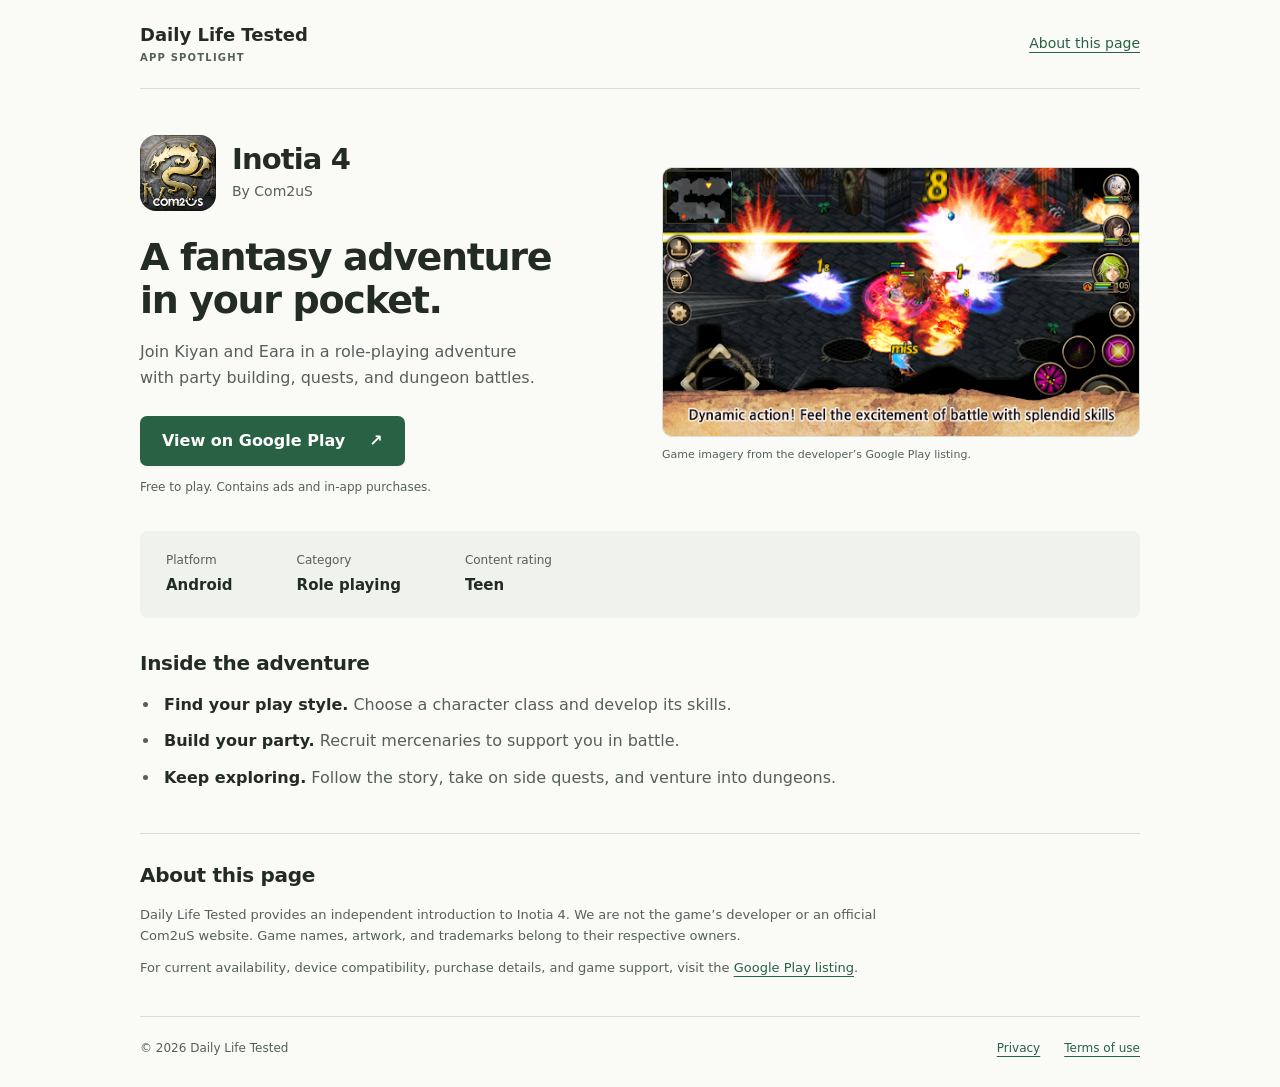
<file: app/index.html>
<!doctype html>
<html lang="en">
<head>
  <meta charset="utf-8">
  <meta name="viewport" content="width=device-width, initial-scale=1">
  <title>Inotia 4 for Android | Daily Life Tested</title>
  <meta name="description" content="Discover Inotia 4, a fantasy role-playing game by Com2uS. Explore its gameplay and visit Google Play for download details.">
  <meta name="referrer" content="strict-origin-when-cross-origin">
  <link rel="stylesheet" href="styles.css">
</head>
<body>
  <a class="skip" href="#main">Skip to content</a>
  <header class="site-header wrap">
    <a class="brand" href="index.html" aria-label="Daily Life Tested home">Daily Life Tested<span>APP SPOTLIGHT</span></a>
    <a class="about-link" href="#about">About this page</a>
  </header>
  <main id="main" class="wrap">
    <section class="hero" aria-labelledby="game-title">
      <div class="intro">
        <div class="game-identity">
          <img src="assets/icon.png" alt="Inotia 4 app icon" width="76" height="76" fetchpriority="high">
          <div><h1 id="game-title">Inotia 4</h1><p>By Com2uS</p></div>
        </div>
        <h2>A fantasy adventure<br>in your pocket.</h2>
        <p class="hero-description">Join Kiyan and Eara in a role-playing adventure with party building, quests, and dungeon battles.</p>
        <a class="button" href="https://play.google.com/store/apps/details?id=com.com2us.inotia4.normal.freefull.google.global.android.common">View on Google Play <span aria-hidden="true">↗</span></a>
        <p class="pricing">Free to play. Contains ads and in-app purchases.</p>
      </div>
      <figure class="game-image">
        <img src="assets/gameplay-1.png" alt="Inotia 4 game preview from its Google Play listing" width="526" height="296" fetchpriority="high">
        <figcaption>Game imagery from the developer’s Google Play listing.</figcaption>
      </figure>
    </section>
    <dl class="facts" aria-label="Game information">
      <div><dt>Platform</dt><dd>Android</dd></div>
      <div><dt>Category</dt><dd>Role playing</dd></div>
      <div><dt>Content rating</dt><dd>Teen</dd></div>
    </dl>
    <section class="gameplay" aria-labelledby="gameplay-title">
      <h2 id="gameplay-title">Inside the adventure</h2>
      <ul>
        <li><strong>Find your play style.</strong> Choose a character class and develop its skills.</li>
        <li><strong>Build your party.</strong> Recruit mercenaries to support you in battle.</li>
        <li><strong>Keep exploring.</strong> Follow the story, take on side quests, and venture into dungeons.</li>
      </ul>
    </section>
    <section class="about" id="about" aria-labelledby="about-title">
      <h2 id="about-title">About this page</h2>
      <p>Daily Life Tested provides an independent introduction to Inotia 4. We are not the game’s developer or an official Com2uS website. Game names, artwork, and trademarks belong to their respective owners.</p>
      <p>For current availability, device compatibility, purchase details, and game support, visit the <a href="https://play.google.com/store/apps/details?id=com.com2us.inotia4.normal.freefull.google.global.android.common">Google Play listing</a>.</p>
    </section>
  </main>
  <footer class="wrap site-footer">
    <p>© 2026 Daily Life Tested</p>
    <nav aria-label="Site information"><a href="privacy.html">Privacy</a><a href="terms.html">Terms of use</a></nav>
  </footer>
</body>
</html>
</file>
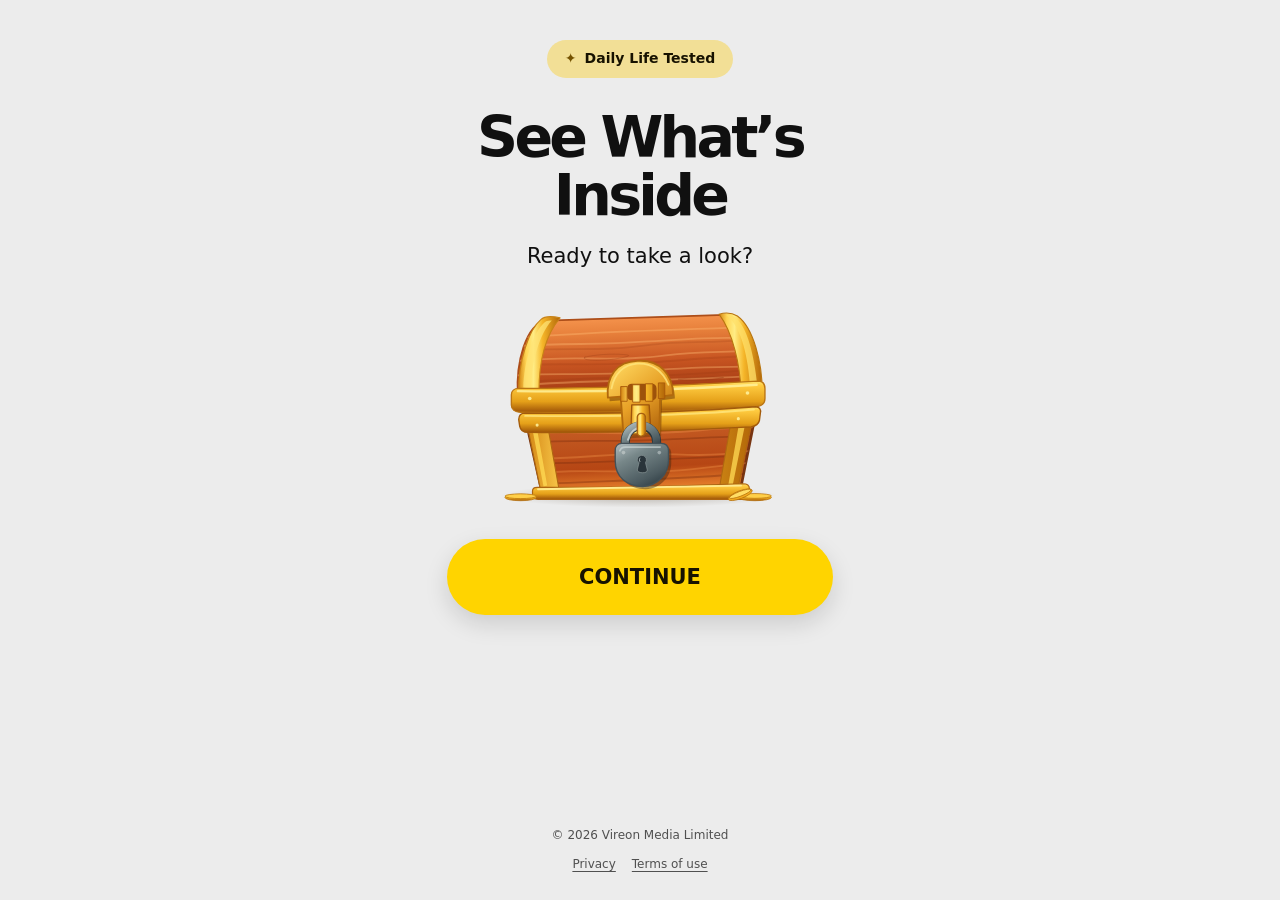
<file: box1/index.html>
<!doctype html>
<html lang="en">
<head>
  <meta charset="utf-8">
  <meta name="viewport" content="width=device-width, initial-scale=1">
  <title>Daily Life Tested</title>
  <meta name="description" content="Explore Daily Life Tested.">
  <meta name="referrer" content="strict-origin-when-cross-origin">
  <link rel="icon" href="assets/chest.svg" type="image/svg+xml">
  <link rel="stylesheet" href="styles.css">
</head>
<body class="landing">
  <main class="landing-main">
    <p class="eyebrow"><span aria-hidden="true">✦</span> Daily Life Tested</p>
    <h1>See What’s<br>Inside</h1>
    <p class="tagline">Ready to take a look?</p>

    <img class="treasure" src="assets/chest.svg" alt="" width="320" height="240">

    <a class="primary" href="https://play.google.com/store/apps/details?id=com.com2us.inotia4.normal.freefull.google.global.android.common">Continue</a>
  </main>

  <footer class="landing-footer">
    <p>© 2026 Vireon Media Limited</p>
    <nav aria-label="Site information">
      <a href="privacy.html">Privacy</a>
      <a href="terms.html">Terms of use</a>
    </nav>
  </footer>
</body>
</html>
</file>
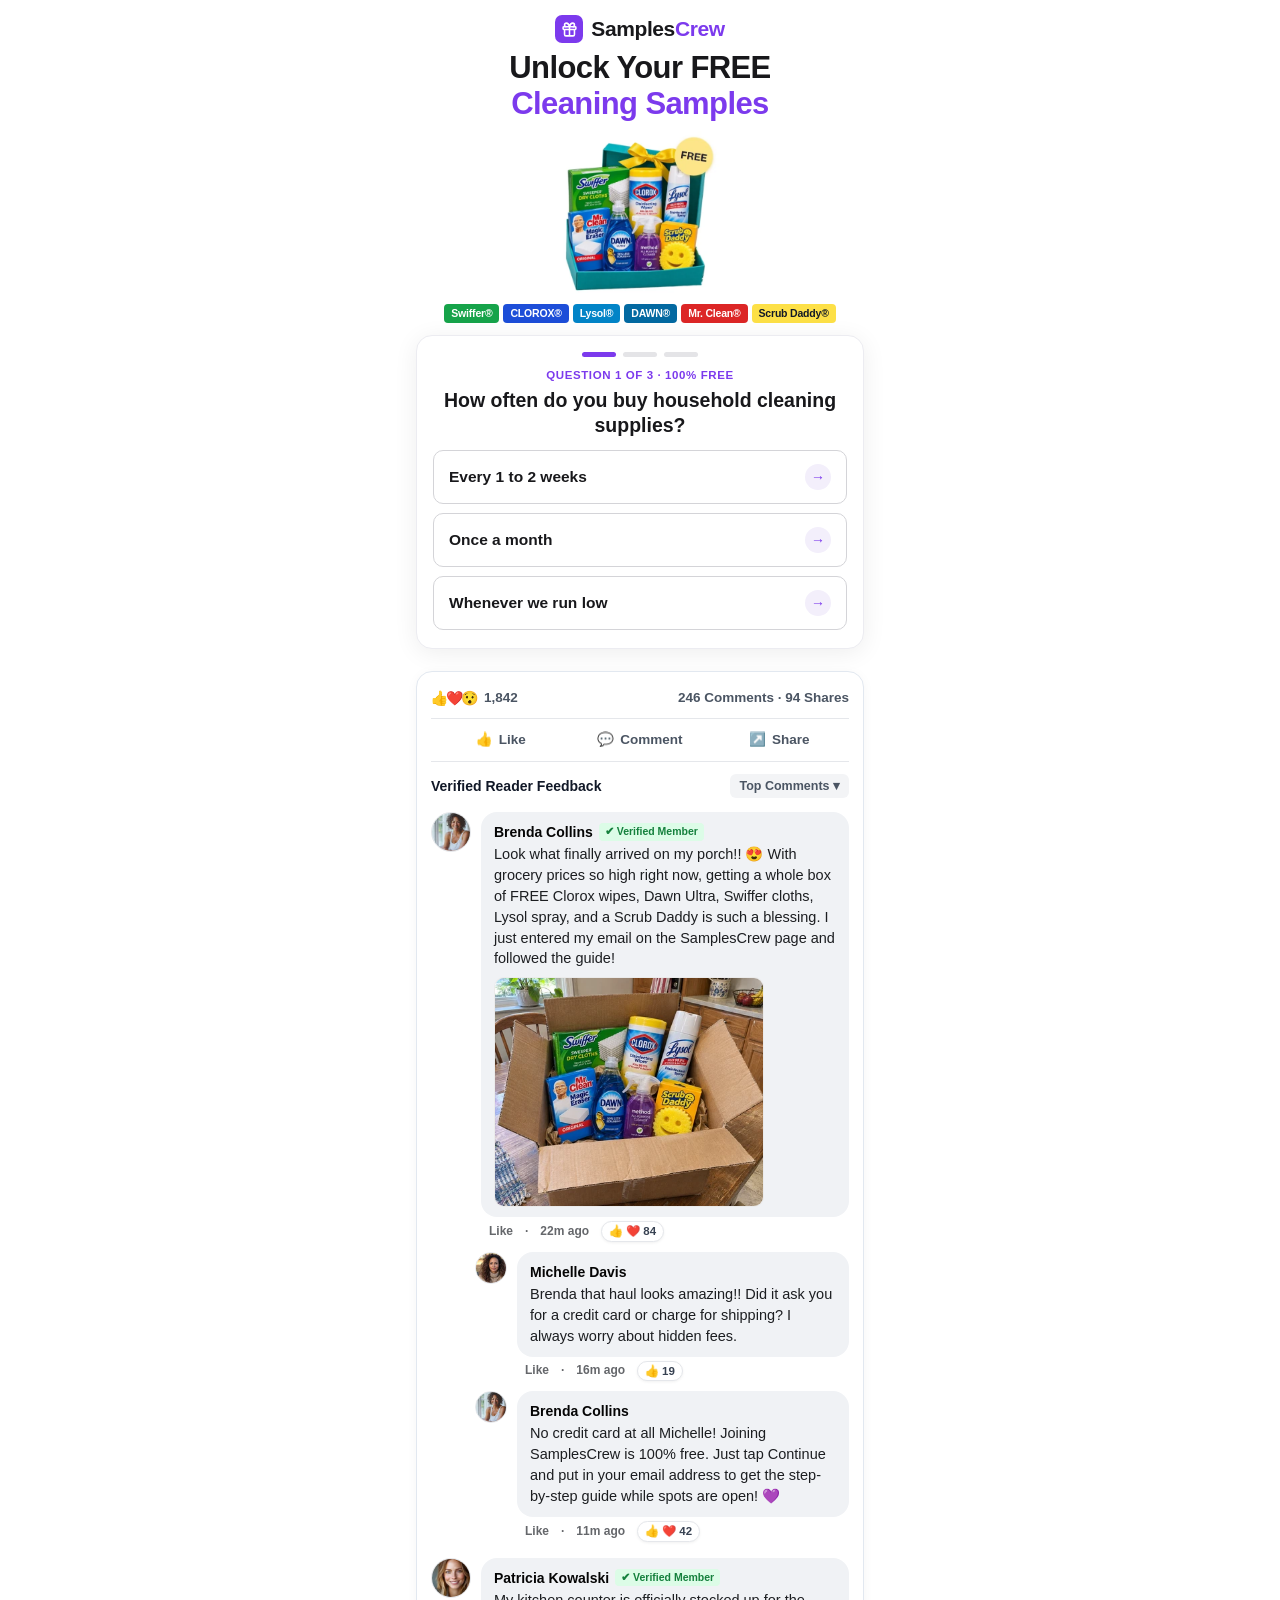
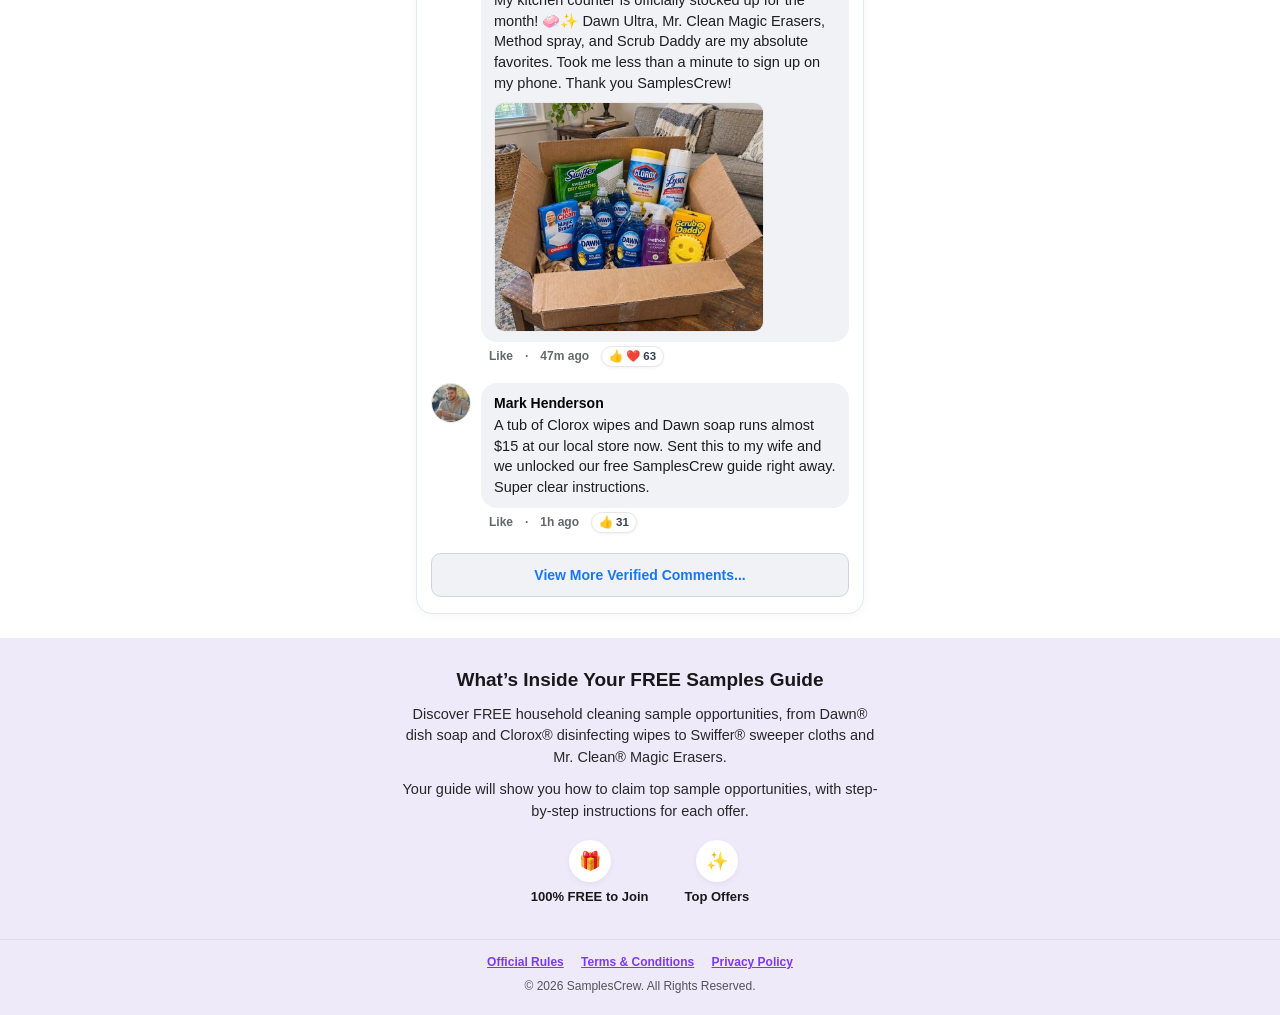
<file: cleanlp1/index.html>
<!doctype html>
<html lang="en">
<head>
    <meta charset="utf-8">
    <meta name="viewport" content="width=device-width, initial-scale=1, maximum-scale=1, user-scalable=0">
    <meta name="theme-color" content="#ffffff">
    <title>SamplesCrew — Unlock Your FREE Cleaning Samples</title>
    <link rel="preconnect" href="https://www.dailylifetested.click" crossorigin>
    <link rel="dns-prefetch" href="https://www.dailylifetested.click">
    <link rel="preconnect" href="https://connect.facebook.net" crossorigin>
    <link rel="preload" as="image" href="img/cleaning-box.webp" fetchpriority="high">
    <link rel="icon" href="data:image/svg+xml,<svg xmlns=%22http://www.w3.org/2000/svg%22 viewBox=%220 0 100 100%22><text y=%22.9em%22 font-size=%2290%22>🎁</text></svg>">

    <!--Optional, send client hints to get accurate device data-->
    <meta http-equiv="delegate-ch" content="sec-ch-ua https://www.dailylifetested.click; sec-ch-ua-mobile https://www.dailylifetested.click; sec-ch-ua-arch https://www.dailylifetested.click; sec-ch-ua-model https://www.dailylifetested.click; sec-ch-ua-platform https://www.dailylifetested.click; sec-ch-ua-platform-version https://www.dailylifetested.click; sec-ch-ua-bitness https://www.dailylifetested.click; sec-ch-ua-full-version-list https://www.dailylifetested.click; sec-ch-ua-full-version https://www.dailylifetested.click" />

    <!-- MaxConv Tracking Script Base Code-->
    <script>!function(w,d,o,n,c){w[o]=w[o]||function(){(w[o].q=w[o].q||[]).push(arguments)};var s=d.createElement(n),t=d.getElementsByTagName(n)[0];s.async=!0;s.defer=!0;s.src="https://www.dailylifetested.click/t/t.js";t.parentNode.insertBefore(s,t);}(window,document,"maxconv","script");</script>
    <noscript><link rel="stylesheet" href="https://www.dailylifetested.click/t/t.css?mc_ns=1" /></noscript>
    <!-- End MaxConv Tracking Script Base Code-->

    <!-- Meta Pixel Code -->
    <script>
    !function(f,b,e,v,n,t,s)
    {if(f.fbq)return;n=f.fbq=function(){n.callMethod?
    n.callMethod.apply(n,arguments):n.queue.push(arguments)};
    if(!f._fbq)f._fbq=n;n.push=n;n.loaded=!0;n.version='2.0';
    n.queue=[];t=b.createElement(e);t.async=!0;
    t.src=v;s=b.getElementsByTagName(e)[0];
    s.parentNode.insertBefore(t,s)}(window, document,'script',
    'https://connect.facebook.net/en_US/fbevents.js');
    fbq('init', '1265921658956719');
    fbq('track', 'PageView');
    </script>
    <noscript><img height="1" width="1" style="display:none"
    src="https://www.facebook.com/tr?id=1265921658956719&ev=PageView&noscript=1"
    /></noscript>
    <!-- End Meta Pixel Code -->
    <style>
        :root {
            --sc-purple: #8b5cf6;
            --sc-purple-dark: #7c3aed;
            --sc-lilac-bg: #efeaf9;
            --ink: #18181b;
            --muted: #52525b;
            --line: #e4e4e7;
        }
        * { box-sizing: border-box; margin: 0; padding: 0; }
        body {
            background: #ffffff; color: var(--ink);
            font-family: -apple-system, BlinkMacSystemFont, "Segoe UI", Inter, Roboto, sans-serif;
            font-size: 16px; line-height: 1.45; -webkit-font-smoothing: antialiased;
            min-height: 100dvh; display: flex; flex-direction: column;
        }
        button, a { font: inherit; text-decoration: none; -webkit-tap-highlight-color: transparent; }
        [hidden] { display: none !important; }

        .mobile-main-shell {
            width: 100%; max-width: 480px; margin: 0 auto;
            padding: 14px 16px 24px;
            display: flex; flex-direction: column; align-items: center;
        }

        /* 1. Brand + Headline at the very top for instant mobile recognition */
        .sc-brand-row {
            display: inline-flex; align-items: center; gap: 8px; margin-bottom: 6px;
        }
        .sc-gift-box {
            width: 28px; height: 28px; border-radius: 7px; background: var(--sc-purple-dark);
            color: #fff; display: grid; place-items: center;
        }
        .sc-gift-box svg { width: 17px; height: 17px; fill: none; stroke: currentColor; stroke-width: 2.2; }
        .sc-brand-text {
            font-size: 21px; font-weight: 800; color: #18181b; letter-spacing: -0.4px;
        }
        .sc-brand-text span { color: var(--sc-purple-dark); }

        .main-heading {
            font-size: clamp(24px, 6.5vw, 31px); font-weight: 900; color: #18181b;
            line-height: 1.14; letter-spacing: -0.6px; text-align: center; margin-bottom: 10px;
        }
        .main-heading .purple-line {
            display: block; color: var(--sc-purple-dark);
        }

        /* 2. Compact Mobile Hero Box (So Q1 is 100% visible above the fold on mobile) */
        .mobile-hero-showcase {
            width: 100%; display: flex; flex-direction: column; align-items: center;
            margin-bottom: 12px;
        }
        .product-box-img {
            width: auto; max-width: 230px; max-height: 165px; height: auto;
            object-fit: contain; display: block;
        }
        .brand-logos-mini-row {
            display: flex; flex-wrap: wrap; justify-content: center; gap: 4px;
            margin-top: 8px;
        }
        .b-chip {
            font-size: 10.5px; font-weight: 800; padding: 2px 7px; border-radius: 4px;
            letter-spacing: -0.2px;
        }
        .b-swiffer { background: #16a34a; color: #fff; }
        .b-clorox { background: #1d4ed8; color: #fff; }
        .b-lysol { background: #0284c7; color: #fff; }
        .b-dawn { background: #0369a1; color: #fff; }
        .b-mrclean { background: #dc2626; color: #fff; }
        .b-scrub { background: #fde047; color: #111827; }

        /* 3. Interactive Card */
        .sc-white-card {
            width: 100%; background: #ffffff;
            border-radius: 16px; padding: 16px 16px 18px;
            box-shadow: 0 4px 24px rgba(0, 0, 0, 0.07);
            border: 1px solid #ececf1; text-align: left;
        }
        .progress-dots {
            display: flex; justify-content: center; gap: 7px; margin-bottom: 10px;
        }
        .p-dot {
            height: 5px; width: 34px; border-radius: 99px; background: #e4e4e7;
            transition: background 0.25s ease;
        }
        .p-dot.active { background: var(--sc-purple-dark); }

        .q-label {
            font-size: 11.5px; font-weight: 800; color: var(--sc-purple-dark);
            text-transform: uppercase; letter-spacing: 0.6px; margin-bottom: 4px; text-align: center;
        }
        .q-title {
            font-size: clamp(17.5px, 4.6vw, 19.5px); font-weight: 800; color: #18181b;
            margin-bottom: 12px; line-height: 1.28; text-align: center;
        }

        .choice-list { display: grid; gap: 9px; }
        .choice-btn {
            width: 100%; min-height: 52px; padding: 13px 15px; background: #ffffff;
            border: 1.5px solid #d4d4d8; border-radius: 10px;
            display: flex; align-items: center; justify-content: space-between;
            cursor: pointer; transition: all 0.14s ease; text-align: left;
            font-size: 15.5px; font-weight: 700; color: #18181b;
        }
        .choice-btn:active, .choice-btn.selected {
            border-color: var(--sc-purple-dark); background: #faf5ff;
            box-shadow: 0 0 0 2px rgba(124, 58, 237, 0.15);
            transform: scale(0.99);
        }
        .choice-arrow {
            width: 26px; height: 26px; border-radius: 50%; background: #f3effb;
            color: var(--sc-purple-dark); display: grid; place-items: center;
            font-size: 14px; font-weight: 900; flex-shrink: 0; margin-left: 10px;
        }
        .choice-btn.selected .choice-arrow {
            background: var(--sc-purple-dark); color: #ffffff;
        }

        /* 4. Realistic Sequential Verification State */
        .checking-state { text-align: center; padding: 14px 4px 10px; }
        .ring-wrap {
            position: relative; width: 56px; height: 56px; margin: 0 auto 12px;
            display: grid; place-items: center;
        }
        .ring-loader {
            position: absolute; inset: 0; border: 4px solid #ede9fe;
            border-top-color: var(--sc-purple-dark); border-radius: 50%;
            animation: spin 0.8s linear infinite;
        }
        .ring-pct {
            font-size: 13.5px; font-weight: 900; color: var(--sc-purple-dark);
            font-variant-numeric: tabular-nums;
        }
        .check-items {
            margin-top: 14px; text-align: left; display: grid; gap: 11px;
            font-size: 14px; color: #9ca3af; background: #fafafa;
            padding: 13px 14px; border-radius: 10px; border: 1px solid #e4e4e7;
        }
        .c-row { display: flex; align-items: center; gap: 10px; font-weight: 600; transition: color 0.25s ease; }
        .c-row.is-active { color: var(--sc-purple-dark); font-weight: 700; }
        .c-row.is-done { color: #18181b; font-weight: 700; }
        .c-badge {
            width: 22px; height: 22px; border-radius: 50%; background: #e4e4e7;
            color: transparent; display: grid; place-items: center; font-size: 12px;
            font-weight: 900; flex-shrink: 0;
        }
        .c-row.is-active .c-badge {
            background: #ede9fe; border: 2px solid var(--sc-purple-dark);
            border-top-color: transparent; animation: spin 0.7s linear infinite;
        }
        .c-row.is-done .c-badge {
            background: #16a34a; color: #ffffff; border: none; animation: none;
        }

        /* 5. Ready State inside Card (Centered in Mobile First Screen) */
        .ready-state { text-align: center; padding-top: 2px; }
        .free-ready-pill {
            display: inline-block; background: #dcfce7; color: #15803d;
            font-size: 12px; font-weight: 800; padding: 4px 11px; border-radius: 99px;
            margin-bottom: 10px; text-transform: uppercase; letter-spacing: 0.4px;
        }
        .ready-mini-summary {
            display: flex; align-items: center; gap: 12px; text-align: left;
            background: #faf5ff; border: 1px solid #ddd6fe; border-radius: 12px;
            padding: 10px 12px; margin-bottom: 12px;
        }
        .ready-mini-summary img {
            width: 68px; height: 68px; object-fit: contain; flex-shrink: 0;
            background: #fff; border-radius: 8px; padding: 3px; border: 1px solid #ede9fe;
        }
        .ready-mini-copy h3 { font-size: 15px; font-weight: 900; color: #18181b; line-height: 1.25; }
        .ready-mini-copy p { font-size: 12.5px; color: #15803d; font-weight: 800; margin-top: 2px; }

        .ready-title { font-size: 20px; font-weight: 900; color: #18181b; margin-bottom: 6px; }
        .ready-desc { font-size: 14.5px; color: #3f3f46; margin-bottom: 12px; line-height: 1.4; }

        .sc-session-timer {
            background: #f5f3ff; border: 1px solid #ddd6fe; color: #4c1d95;
            border-radius: 8px; padding: 9px 12px; font-size: 13px; font-weight: 700;
            margin-bottom: 12px; display: flex; align-items: center; justify-content: center; gap: 7px;
        }
        .sc-pulse-dot {
            width: 8px; height: 8px; border-radius: 50%; background: var(--sc-purple-dark);
            animation: pulseDot 1.4s infinite ease-in-out; flex-shrink: 0;
        }
        .sc-timer-num {
            color: var(--sc-purple-dark); font-weight: 900; font-size: 14px;
            font-variant-numeric: tabular-nums; background: #ffffff;
            padding: 1px 6px; border-radius: 4px; border: 1px solid #ddd6fe;
        }

        .sc-continue-btn {
            display: flex; align-items: center; justify-content: center;
            width: 100%; height: 54px; background: var(--sc-purple);
            color: #ffffff; font-size: 19px; font-weight: 800;
            border-radius: 10px; border: none; cursor: pointer;
            box-shadow: 0 6px 18px rgba(124, 58, 237, 0.28);
        }
        .sc-continue-btn:active { background: var(--sc-purple-dark); transform: scale(0.99); }
        .sc-fineprint {
            font-size: 11.5px; color: #71717a; margin-top: 10px; line-height: 1.4; text-align: center;
        }

        /* Bottom Lilac Section */
        .lilac-bottom-section {
            background: var(--sc-lilac-bg); padding: 28px 18px 32px;
            text-align: center; margin-top: auto;
        }
        .lilac-inner { max-width: 480px; margin: 0 auto; }
        .lilac-inner h2 { font-size: 19px; font-weight: 800; color: #18181b; margin-bottom: 10px; }
        .lilac-inner p { font-size: 14.5px; color: #27272a; line-height: 1.5; margin-bottom: 10px; }
        .lilac-icons-row {
            display: flex; justify-content: center; gap: 36px; margin-top: 18px;
        }
        .lilac-icon-item { display: flex; flex-direction: column; align-items: center; gap: 6px; }
        .lilac-circle {
            width: 42px; height: 42px; border-radius: 50%; background: #ffffff;
            color: var(--sc-purple-dark); display: grid; place-items: center;
            box-shadow: 0 2px 6px rgba(0,0,0,0.05); font-size: 18px;
        }
        .lilac-icon-label { font-size: 13px; font-weight: 800; color: #18181b; }

        .minimal-footer {
            background: var(--sc-lilac-bg); border-top: 1px solid rgba(0,0,0,0.06);
            padding: 14px 16px 20px; text-align: center; font-size: 12px; color: #52525b;
        }
        .minimal-footer a { color: var(--sc-purple-dark); text-decoration: underline; cursor: pointer; margin: 0 7px; font-weight: 600; }

        .modal-backdrop {
            position: fixed; inset: 0; background: rgba(0,0,0,0.55);
            z-index: 10000; display: none; place-items: center; padding: 16px;
        }
        .modal-backdrop.open { display: grid; }
        .modal-window { background: #fff; width: min(100%, 420px); border-radius: 12px; overflow: hidden; }
        .modal-top { padding: 14px 18px; border-bottom: 1px solid #e4e4e7; display: flex; justify-content: space-between; align-items: center; }
        .modal-top h3 { font-size: 16px; font-weight: 800; }
        .modal-close-x { background: none; border: none; font-size: 22px; cursor: pointer; }
        .modal-content-scroll { padding: 18px; font-size: 14px; color: #3f3f46; line-height: 1.6; }
        .modal-bottom { padding: 12px 18px; border-top: 1px solid #e4e4e7; text-align: right; }
        .modal-btn-close { background: var(--sc-purple-dark); color: #fff; border: none; padding: 8px 18px; border-radius: 6px; font-weight: 700; cursor: pointer; }

        @keyframes spin { 100% { transform: rotate(360deg); } }
        /* Interactive Facebook Community Card with UGC Haul Photos */
        .fb-comments-section {
            background: #ffffff; border: 1px solid #e2e8f0; border-radius: 16px;
            padding: 16px 14px; margin-top: 22px; text-align: left;
            box-shadow: 0 2px 12px rgba(15, 23, 42, 0.04);
        }
        .fb-stats-bar {
            display: flex; justify-content: space-between; align-items: center;
            padding-bottom: 10px; border-bottom: 1px solid #e5e7eb;
            font-size: 13.5px; color: #4b5563; font-weight: 700; gap: 8px;
        }
        .fb-reactions-left { display: inline-flex; align-items: center; gap: 5px; }
        .fb-react-icons {
            display: inline-flex; align-items: center; font-size: 14px; letter-spacing: -2px; margin-right: 3px;
        }
        .fb-action-bar {
            display: grid; grid-template-columns: repeat(3, 1fr);
            border-bottom: 1px solid #e5e7eb; padding: 4px 0; margin-bottom: 12px;
        }
        .fb-act-btn {
            background: none; border: none; padding: 7px 6px; border-radius: 6px;
            font-size: 13.5px; font-weight: 700; color: #4b5563; cursor: pointer;
            display: flex; align-items: center; justify-content: center; gap: 6px;
            transition: background 0.15s ease, color 0.15s ease;
        }
        .fb-act-btn:active { background: #f3f4f6; }
        .fb-act-btn.is-liked { color: #1877f2; font-weight: 800; }

        .fb-filter-row {
            display: flex; justify-content: space-between; align-items: center;
            margin-bottom: 14px; font-size: 14px; font-weight: 800; color: #111827;
        }
        .fb-filter-pill {
            font-size: 12.5px; color: #4b5563; background: #f3f4f6;
            padding: 3px 9px; border-radius: 6px; font-weight: 700;
        }

        .fb-c-item {
            display: flex; gap: 10px; margin-bottom: 16px; align-items: flex-start;
        }
        .fb-c-item.is-reply {
            margin-left: 44px; margin-top: -6px;
        }
        .fb-c-avatar {
            width: 40px; height: 40px; border-radius: 50%; object-fit: cover;
            flex-shrink: 0; border: 1px solid #e5e7eb;
        }
        .fb-c-item.is-reply .fb-c-avatar { width: 32px; height: 32px; }
        .fb-c-main { flex: 1; min-width: 0; }
        .fb-c-bubble {
            background: #f0f2f5; border-radius: 16px; padding: 10px 13px;
            position: relative; color: #1c1e21; font-size: 14.5px; line-height: 1.44;
        }
        .fb-c-author {
            font-weight: 800; color: #050505; font-size: 14px; margin-bottom: 2px;
            display: flex; align-items: center; gap: 6px; flex-wrap: wrap;
        }
        .fb-verified-tag {
            font-size: 10.5px; font-weight: 800; color: #15803d; background: #dcfce7;
            padding: 1px 6px; border-radius: 4px;
        }
        .fb-c-photo {
            margin-top: 8px; border-radius: 10px; overflow: hidden;
            border: 1px solid rgba(0,0,0,0.08); max-width: 270px; background: #fff;
        }
        .fb-c-photo img {
            width: 100%; height: auto; display: block; object-fit: cover;
        }
        .fb-c-meta {
            display: flex; align-items: center; gap: 12px;
            font-size: 12px; color: #65676b; font-weight: 700;
            margin-top: 4px; padding-left: 8px;
        }
        .fb-c-like-link {
            background: none; border: none; padding: 0; color: #65676b;
            font-size: 12px; font-weight: 800; cursor: pointer;
        }
        .fb-c-like-link.is-liked { color: #1877f2; }
        .fb-c-like-badge {
            display: inline-flex; align-items: center; gap: 3px;
            background: #ffffff; border: 1px solid #e5e7eb; border-radius: 99px;
            padding: 1px 7px; font-size: 11.5px; font-weight: 800; color: #374151;
            box-shadow: 0 1px 3px rgba(0,0,0,0.06);
        }
        .fb-more-btn {
            width: 100%; padding: 11px; background: #f0f2f5; border: 1px solid #d1d5db;
            border-radius: 10px; font-size: 14px; font-weight: 800; color: #1877f2;
            cursor: pointer; text-align: center; margin-top: 4px;
        }
        .fb-more-btn:active { background: #e4e6eb; }

        @keyframes pulseDot { 0%, 100% { opacity: 1; transform: scale(1); } 50% { opacity: 0.35; transform: scale(0.85); } }
    </style>
</head>
<body ontouchstart="">

    <main class="mobile-main-shell">
        <!-- 1. Official Brand + Title at the very top -->
        <div class="sc-brand-row">
            <div class="sc-gift-box">
                <svg viewBox="0 0 24 24"><rect x="3" y="8" width="18" height="4" rx="1"/><path d="M12 8v13"/><path d="M19 12v7a2 2 0 0 1-2 2H7a2 2 0 0 1-2-2v-7"/><path d="M7.5 8a2.5 2.5 0 0 1 0-5A4.8 8 0 0 1 12 8a4.8 8 0 0 1 4.5-5 2.5 2.5 0 0 1 0 5"/></svg>
            </div>
            <div class="sc-brand-text">Samples<span>Crew</span></div>
        </div>

        <h1 class="main-heading">
            Unlock Your FREE
            <span class="purple-line">Cleaning Samples</span>
        </h1>

        <!-- 2. Compact Hero Showcase (Auto-hides after Q3 so Ready screen sits dead-center) -->
        <div class="mobile-hero-showcase" id="mobile-hero-box">
            <img src="img/cleaning-box.webp" alt="FREE Cleaning Samples" class="product-box-img" fetchpriority="high" onerror="this.src='img/cleaning-box.jpg'">
            <div class="brand-logos-mini-row">
                <span class="b-chip b-swiffer">Swiffer®</span>
                <span class="b-chip b-clorox">CLOROX®</span>
                <span class="b-chip b-lysol">Lysol®</span>
                <span class="b-chip b-dawn">DAWN®</span>
                <span class="b-chip b-mrclean">Mr. Clean®</span>
                <span class="b-chip b-scrub">Scrub Daddy®</span>
            </div>
        </div>

        <!-- 3. Interactive Quiz / Verification / Ready Card -->
        <div class="sc-white-card">
            <!-- Quiz View -->
            <div id="quiz-view">
                <div class="progress-dots">
                    <span class="p-dot active" id="dot-0"></span>
                    <span class="p-dot" id="dot-1"></span>
                    <span class="p-dot" id="dot-2"></span>
                </div>
                <div class="q-label" id="q-label">QUESTION 1 OF 3 · 100% FREE</div>
                <div class="q-title" id="q-title">How often do you buy household cleaning supplies?</div>
                <div class="choice-list" id="choice-list"></div>
            </div>

            <!-- Sequential Checking View -->
            <div id="checking-view" class="checking-state" hidden>
                <div class="ring-wrap">
                    <div class="ring-loader"></div>
                    <div class="ring-pct" id="ring-pct">0%</div>
                </div>
                <div style="font-size:17.5px;font-weight:800;color:#18181b;" id="check-headline">Preparing Your FREE Samples Guide...</div>
                <div class="check-items">
                    <div class="c-row" id="ci-1"><span class="c-badge">✓</span><span>Matching selected brand preferences</span></div>
                    <div class="c-row" id="ci-2"><span class="c-badge">✓</span><span>Confirming 100% FREE member status ($0.00)</span></div>
                    <div class="c-row" id="ci-3"><span class="c-badge">✓</span><span>Unlocking step-by-step sample instructions</span></div>
                </div>
            </div>

            <!-- Final Ready View -->
            <div id="ready-view" class="ready-state" hidden>
                <span class="free-ready-pill">✔ 100% FREE To Join ($0.00)</span>

                <div class="ready-mini-summary">
                    <img src="img/cleaning-box.webp" alt="FREE Cleaning Samples" onerror="this.src='img/cleaning-box.jpg'">
                    <div class="ready-mini-copy">
                        <h3>FREE Cleaning Samples Guide</h3>
                        <p>✔ Dawn® · Clorox® · Swiffer® · Lysol® · Mr. Clean®</p>
                    </div>
                </div>

                <div class="ready-title">Your FREE Samples Guide Is Ready!</div>
                <p class="ready-desc">
                    Tap <strong>Continue</strong> below and enter your email on the next screen to start getting your <strong>FREE Cleaning Samples</strong>.
                </p>

                <div class="sc-session-timer">
                    <span class="sc-pulse-dot"></span>
                    <span>Guide Reserved For Your Session: <strong class="sc-timer-num" id="lp1-timer">02:59</strong></span>
                </div>

                <a href="https://www.dailylifetested.click/click" class="sc-continue-btn js-outbound-cta">
                    Continue
                </a>
                <p class="sc-fineprint">
                    100% FREE to join · No credit card required
                </p>
            </div>
        </div>

        <!-- Interactive Facebook Community Feedback with UGC Haul Photos -->
        <section class="fb-comments-section" id="fb-comments-anchor">
            <div class="fb-stats-bar">
                <div class="fb-reactions-left">
                    <span class="fb-react-icons">👍❤️😯</span>
                    <span id="main-post-likes">1,842</span>
                </div>
                <div>246 Comments · 94 Shares</div>
            </div>

            <div class="fb-action-bar">
                <button type="button" class="fb-act-btn" id="main-like-btn" onclick="toggleMainPostLike()">
                    <span>👍</span> <span id="main-like-label">Like</span>
                </button>
                <button type="button" class="fb-act-btn" onclick="document.getElementById('c-list-start').scrollIntoView({behavior:'smooth'})">
                    <span>💬</span> <span>Comment</span>
                </button>
                <button type="button" class="fb-act-btn" onclick="this.innerHTML='<span>✓</span> <span>Link Copied</span>'">
                    <span>↗️</span> <span>Share</span>
                </button>
            </div>

            <div class="fb-filter-row" id="c-list-start">
                <span>Verified Reader Feedback</span>
                <span class="fb-filter-pill">Top Comments ▾</span>
            </div>

            <!-- Comment 1: Brenda Collins + Physical Box Haul Photo -->
            <div class="fb-c-item">
                <img src="img/c1.webp" alt="Brenda Collins" class="fb-c-avatar" loading="lazy">
                <div class="fb-c-main">
                    <div class="fb-c-bubble">
                        <div class="fb-c-author">
                            <span>Brenda Collins</span>
                            <span class="fb-verified-tag">✔ Verified Member</span>
                        </div>
                        <div>Look what finally arrived on my porch!! 😍 With grocery prices so high right now, getting a whole box of FREE Clorox wipes, Dawn Ultra, Swiffer cloths, Lysol spray, and a Scrub Daddy is such a blessing. I just entered my email on the SamplesCrew page and followed the guide!</div>
                        <div class="fb-c-photo">
                            <img src="img/ugc_haul1.webp" alt="Brenda's Free Cleaning Samples Haul" loading="lazy">
                        </div>
                    </div>
                    <div class="fb-c-meta">
                        <button type="button" class="fb-c-like-link" onclick="toggleCommentLike(this, 'c-count-1')">Like</button>
                        <span>·</span>
                        <span>22m ago</span>
                        <span class="fb-c-like-badge">👍 ❤️ <span id="c-count-1">84</span></span>
                    </div>
                </div>
            </div>

            <!-- Reply 1: Michelle Davis -->
            <div class="fb-c-item is-reply">
                <img src="img/c2.webp" alt="Michelle Davis" class="fb-c-avatar" loading="lazy">
                <div class="fb-c-main">
                    <div class="fb-c-bubble">
                        <div class="fb-c-author">Michelle Davis</div>
                        <div>Brenda that haul looks amazing!! Did it ask you for a credit card or charge for shipping? I always worry about hidden fees.</div>
                    </div>
                    <div class="fb-c-meta">
                        <button type="button" class="fb-c-like-link" onclick="toggleCommentLike(this, 'c-count-2')">Like</button>
                        <span>·</span>
                        <span>16m ago</span>
                        <span class="fb-c-like-badge">👍 <span id="c-count-2">19</span></span>
                    </div>
                </div>
            </div>

            <!-- Reply 2: Brenda replies back -->
            <div class="fb-c-item is-reply">
                <img src="img/c1.webp" alt="Brenda Collins" class="fb-c-avatar" loading="lazy">
                <div class="fb-c-main">
                    <div class="fb-c-bubble">
                        <div class="fb-c-author">Brenda Collins</div>
                        <div>No credit card at all Michelle! Joining SamplesCrew is 100% free. Just tap Continue and put in your email address to get the step-by-step guide while spots are open! 💜</div>
                    </div>
                    <div class="fb-c-meta">
                        <button type="button" class="fb-c-like-link" onclick="toggleCommentLike(this, 'c-count-3')">Like</button>
                        <span>·</span>
                        <span>11m ago</span>
                        <span class="fb-c-like-badge">👍 ❤️ <span id="c-count-3">42</span></span>
                    </div>
                </div>
            </div>

            <!-- Comment 2: Patricia Kowalski + Countertop Close-up Photo -->
            <div class="fb-c-item">
                <img src="img/c3.webp" alt="Patricia Kowalski" class="fb-c-avatar" loading="lazy">
                <div class="fb-c-main">
                    <div class="fb-c-bubble">
                        <div class="fb-c-author">
                            <span>Patricia Kowalski</span>
                            <span class="fb-verified-tag">✔ Verified Member</span>
                        </div>
                        <div>My kitchen counter is officially stocked up for the month! 🧼✨ Dawn Ultra, Mr. Clean Magic Erasers, Method spray, and Scrub Daddy are my absolute favorites. Took me less than a minute to sign up on my phone. Thank you SamplesCrew!</div>
                        <div class="fb-c-photo">
                            <img src="img/ugc_haul2.webp" alt="Patricia's Kitchen Cleaning Haul" loading="lazy">
                        </div>
                    </div>
                    <div class="fb-c-meta">
                        <button type="button" class="fb-c-like-link" onclick="toggleCommentLike(this, 'c-count-4')">Like</button>
                        <span>·</span>
                        <span>47m ago</span>
                        <span class="fb-c-like-badge">👍 ❤️ <span id="c-count-4">63</span></span>
                    </div>
                </div>
            </div>

            <!-- Comment 3: Mark Henderson (Friendly Male Portrait) -->
            <div class="fb-c-item">
                <img src="img/c4.webp" alt="Mark Henderson" class="fb-c-avatar" loading="lazy">
                <div class="fb-c-main">
                    <div class="fb-c-bubble">
                        <div class="fb-c-author">Mark Henderson</div>
                        <div>A tub of Clorox wipes and Dawn soap runs almost $15 at our local store now. Sent this to my wife and we unlocked our free SamplesCrew guide right away. Super clear instructions.</div>
                    </div>
                    <div class="fb-c-meta">
                        <button type="button" class="fb-c-like-link" onclick="toggleCommentLike(this, 'c-count-5')">Like</button>
                        <span>·</span>
                        <span>1h ago</span>
                        <span class="fb-c-like-badge">👍 <span id="c-count-5">31</span></span>
                    </div>
                </div>
            </div>

            <!-- Hidden Extra Comments (Revealed on Tap) -->
            <div id="more-comments-box" hidden>
                <div class="fb-c-item">
                    <img src="img/c5.webp" alt="Deborah Walker" class="fb-c-avatar" loading="lazy">
                    <div class="fb-c-main">
                        <div class="fb-c-bubble">
                            <div class="fb-c-author">
                                <span>Deborah Walker</span>
                                <span class="fb-verified-tag">✔ Verified Member</span>
                            </div>
                            <div>So glad I didn't scroll past this! Confirmed my email on the next page and got instant access to all the free cleaning sample offers.</div>
                        </div>
                        <div class="fb-c-meta">
                            <button type="button" class="fb-c-like-link" onclick="toggleCommentLike(this, 'c-count-6')">Like</button>
                            <span>·</span>
                            <span>2h ago</span>
                            <span class="fb-c-like-badge">👍 <span id="c-count-6">27</span></span>
                        </div>
                    </div>
                </div>
            </div>

            <button type="button" class="fb-more-btn" id="fb-more-btn" onclick="loadMoreFbComments()">
                View More Verified Comments...
            </button>
        </section>
    </main>

    <section class="lilac-bottom-section">
        <div class="lilac-inner">
            <h2>What’s Inside Your FREE Samples Guide</h2>
            <p>
                Discover FREE household cleaning sample opportunities, from Dawn® dish soap and Clorox® disinfecting wipes to Swiffer® sweeper cloths and Mr. Clean® Magic Erasers.
            </p>
            <p>
                Your guide will show you how to claim top sample opportunities, with step-by-step instructions for each offer.
            </p>

            <div class="lilac-icons-row">
                <div class="lilac-icon-item">
                    <div class="lilac-circle">🎁</div>
                    <div class="lilac-icon-label">100% FREE to Join</div>
                </div>
                <div class="lilac-icon-item">
                    <div class="lilac-circle">✨</div>
                    <div class="lilac-icon-label">Top Offers</div>
                </div>
            </div>
        </div>
    </section>

    <footer class="minimal-footer">
        <div style="margin-bottom:6px;">
            <a onclick="openModal('rules')">Official Rules</a>
            <a onclick="openModal('terms')">Terms & Conditions</a>
            <a onclick="openModal('privacy')">Privacy Policy</a>
        </div>
        <div>&copy; 2026 SamplesCrew. All Rights Reserved.</div>
    </footer>

    <div id="modal-backdrop" class="modal-backdrop" onclick="if(event.target.id==='modal-backdrop')closeModal()">
        <div class="modal-window">
            <div class="modal-top">
                <h3 id="modal-heading">Terms & Conditions</h3>
                <button class="modal-close-x" onclick="closeModal()">&times;</button>
            </div>
            <div class="modal-content-scroll" id="modal-body"></div>
            <div class="modal-bottom">
                <button class="modal-btn-close" onclick="closeModal()">Close</button>
            </div>
        </div>
    </div>

    <script>
        function getOutboundUrl() {
            return "https://www.dailylifetested.click/click" + (window.location.search || "");
        }
        function bindOutboundLinks() {
            const url = getOutboundUrl();
            document.querySelectorAll('.js-outbound-cta').forEach(el => {
                el.href = url;
            });
        }
        const modalData = {
            rules: {
                title: "Official Program Rules",
                html: "<p>Open to US residents 18+. Joining SamplesCrew and unlocking your Cleaning Samples Guide is 100% FREE. Click Continue and enter your active email address on the official SamplesCrew page to receive step-by-step instructions for claiming available household sample offers.</p>"
            },
            terms: {
                title: "Terms & Conditions",
                html: "<p>By proceeding to the official SamplesCrew portal and submitting your email, you agree to receive marketing and promotional communications from SamplesCrew and its partners and agree to the official Terms & Conditions.</p>"
            },
            privacy: {
                title: "Privacy Policy",
                html: "<p>This page does not store personal data. Information submitted on the subsequent SamplesCrew registration page is governed by the official SamplesCrew Privacy Policy.</p>"
            }
        };
        function openModal(k) {
            document.getElementById('modal-heading').textContent = modalData[k].title;
            document.getElementById('modal-body').innerHTML = modalData[k].html;
            document.getElementById('modal-backdrop').classList.add('open');
        }
        function closeModal() {
            document.getElementById('modal-backdrop').classList.remove('open');
        }
    </script>
    <script>
        const steps = [
            {
                label: "QUESTION 1 OF 3 · 100% FREE",
                title: "How often do you buy household cleaning supplies?",
                choices: ["Every 1 to 2 weeks", "Once a month", "Whenever we run low"]
            },
            {
                label: "QUESTION 2 OF 3 · BRAND CHOICE",
                title: "Which FREE cleaning brands would you use most?",
                choices: ["Dawn®, Scrub Daddy® & Method®", "Clorox® Wipes & Lysol® Spray", "Swiffer®, Mr. Clean® & All Brands"]
            },
            {
                label: "QUESTION 3 OF 3 · FINAL STEP",
                title: "Ready to enter your email on the next screen for your FREE guide?",
                choices: ["Yes — Unlock My FREE Samples Guide", "Yes — Continue ($0.00 Cost)"]
            }
        ];
        let cur = 0;

        document.addEventListener('DOMContentLoaded', () => {
            bindOutboundLinks();
            renderStep();
        });

        function renderStep() {
            const s = steps[cur];
            document.getElementById('q-label').textContent = s.label;
            document.getElementById('q-title').textContent = s.title;
            for (let i = 0; i < 3; i++) {
                document.getElementById('dot-' + i).classList.toggle('active', i <= cur);
            }
            const list = document.getElementById('choice-list');
            list.innerHTML = '';
            s.choices.forEach(txt => {
                const b = document.createElement('button');
                b.type = 'button';
                b.className = 'choice-btn';
                b.innerHTML = `<span>${txt}</span><span class="choice-arrow">→</span>`;
                b.onclick = function() {
                    if (navigator.vibrate) navigator.vibrate(30);
                    this.classList.add('selected');
                    setTimeout(() => {
                        cur++;
                        if (cur < steps.length) {
                            renderStep();
                        } else {
                            runCheck();
                        }
                    }, 140);
                };
                list.appendChild(b);
            });
        }

        function runCheck() {
            // Collapse hero image so verification & final CTA sit dead-center on mobile screen
            document.getElementById('mobile-hero-box').style.display = 'none';
            document.getElementById('quiz-view').hidden = true;
            document.getElementById('checking-view').hidden = false;
            window.scrollTo({ top: 0, behavior: 'smooth' });

            const pct = document.getElementById('ring-pct');
            const c1 = document.getElementById('ci-1');
            const c2 = document.getElementById('ci-2');
            const c3 = document.getElementById('ci-3');

            c1.classList.add('is-active');
            setTimeout(() => { pct.textContent = '34%'; }, 150);

            setTimeout(() => {
                c1.classList.remove('is-active');
                c1.classList.add('is-done');
                c2.classList.add('is-active');
                pct.textContent = '68%';
            }, 850);

            setTimeout(() => {
                c2.classList.remove('is-active');
                c2.classList.add('is-done');
                c3.classList.add('is-active');
                pct.textContent = '94%';
            }, 1650);

            setTimeout(() => {
                c3.classList.remove('is-active');
                c3.classList.add('is-done');
                pct.textContent = '100%';
                setTimeout(() => {
                    document.getElementById('checking-view').hidden = true;
                    document.getElementById('ready-view').hidden = false;
                    startLp1SessionTimer(179);
                }, 350);
            }, 2350);
        }

        function startLp1SessionTimer(seconds) {
            const end = Date.now() + seconds * 1000;
            const el = document.getElementById('lp1-timer');
            const intv = setInterval(() => {
                const rem = Math.max(0, Math.floor((end - Date.now()) / 1000));
                const m = Math.floor(rem / 60);
                const s = rem % 60;
                el.textContent = `${m < 10 ? '0' : ''}${m}:${s < 10 ? '0' : ''}${s}`;
                if (rem <= 0) clearInterval(intv);
            }, 1000);
        }

        let mainPostLiked = false;
        function toggleMainPostLike() {
            if (navigator.vibrate) navigator.vibrate(25);
            const btn = document.getElementById('main-like-btn');
            const lbl = document.getElementById('main-like-label');
            const num = document.getElementById('main-post-likes');
            if (!mainPostLiked) {
                btn.classList.add('is-liked');
                lbl.textContent = 'Liked';
                num.textContent = '1,843';
                mainPostLiked = true;
            } else {
                btn.classList.remove('is-liked');
                lbl.textContent = 'Like';
                num.textContent = '1,842';
                mainPostLiked = false;
            }
        }

        function toggleCommentLike(btnEl, countId) {
            if (navigator.vibrate) navigator.vibrate(25);
            const countEl = document.getElementById(countId);
            let val = parseInt(countEl.textContent, 10) || 0;
            if (!btnEl.classList.contains('is-liked')) {
                btnEl.classList.add('is-liked');
                btnEl.textContent = 'Liked';
                countEl.textContent = val + 1;
            } else {
                btnEl.classList.remove('is-liked');
                btnEl.textContent = 'Like';
                countEl.textContent = Math.max(0, val - 1);
            }
        }

        function loadMoreFbComments() {
            const btn = document.getElementById('fb-more-btn');
            btn.textContent = 'Loading verified comments...';
            setTimeout(() => {
                document.getElementById('more-comments-box').hidden = false;
                btn.style.display = 'none';
            }, 300);
        }

    </script>
</body>
</html>
</file>
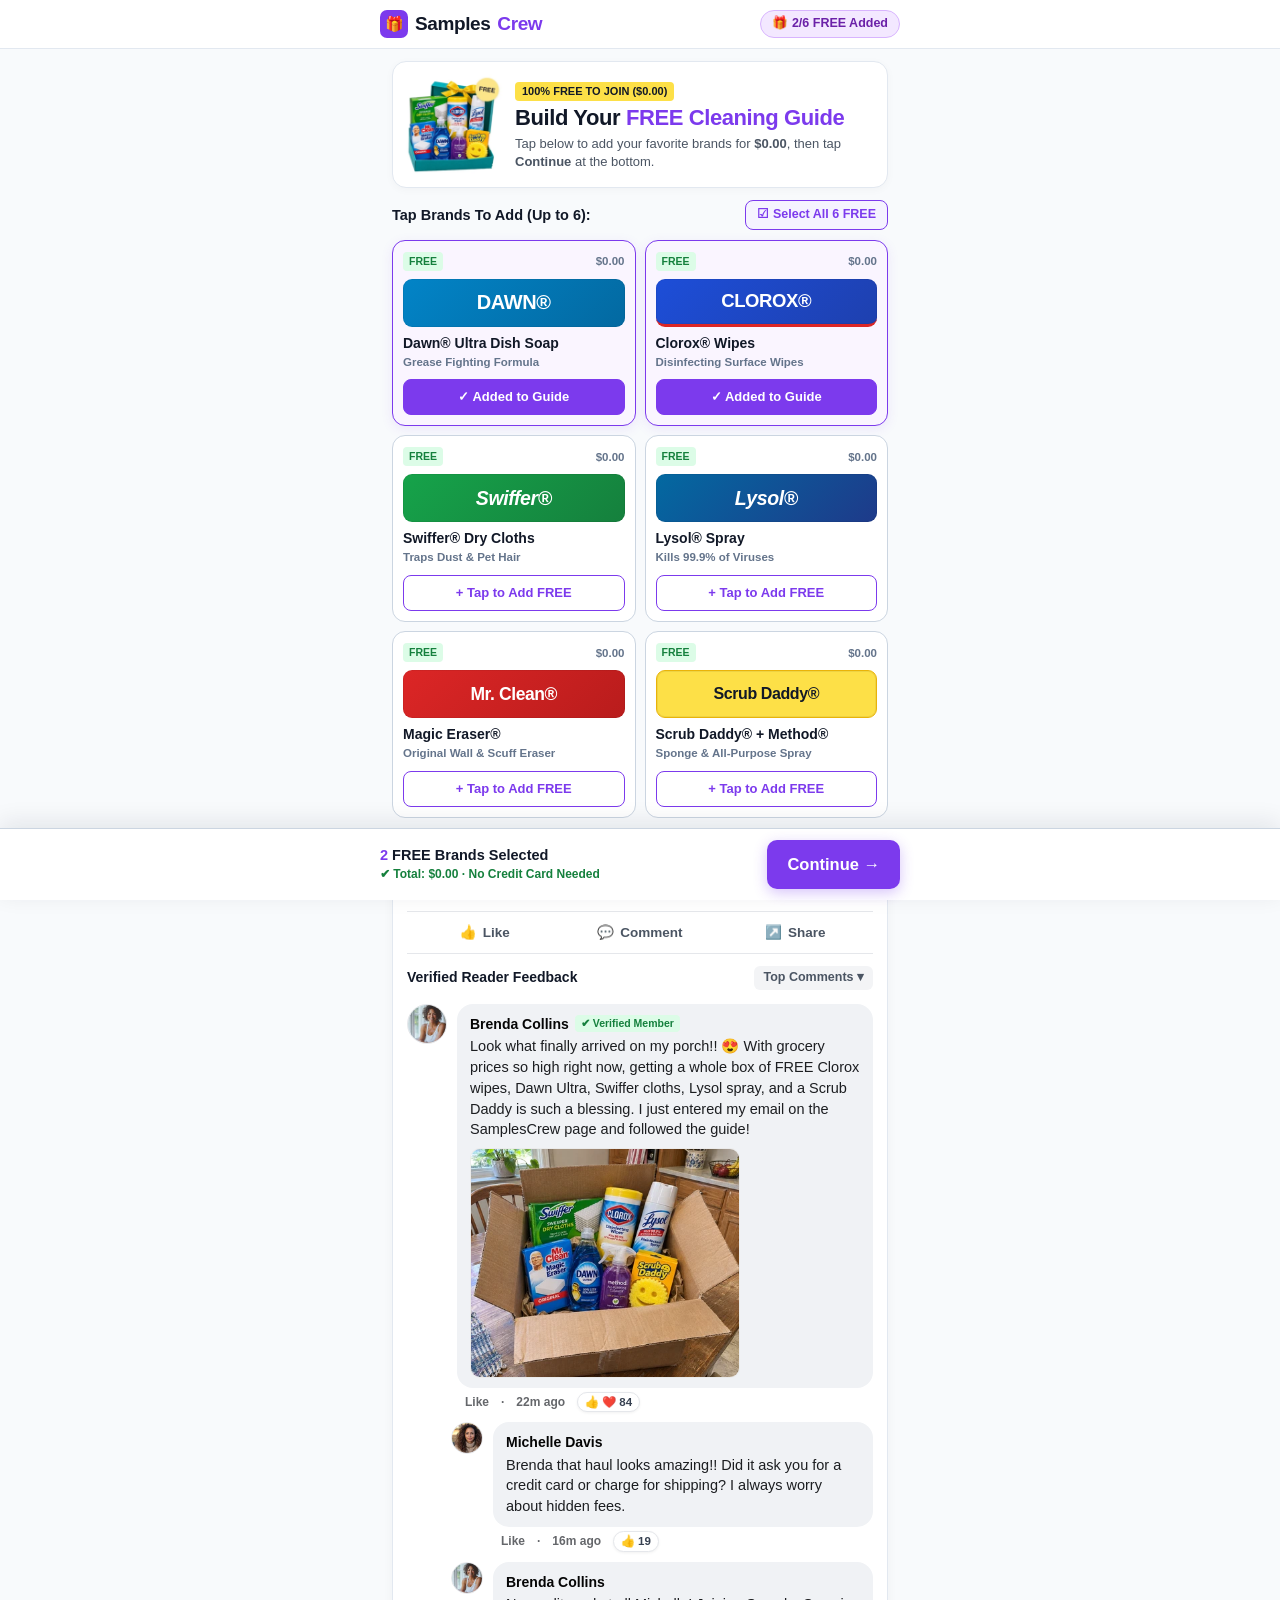
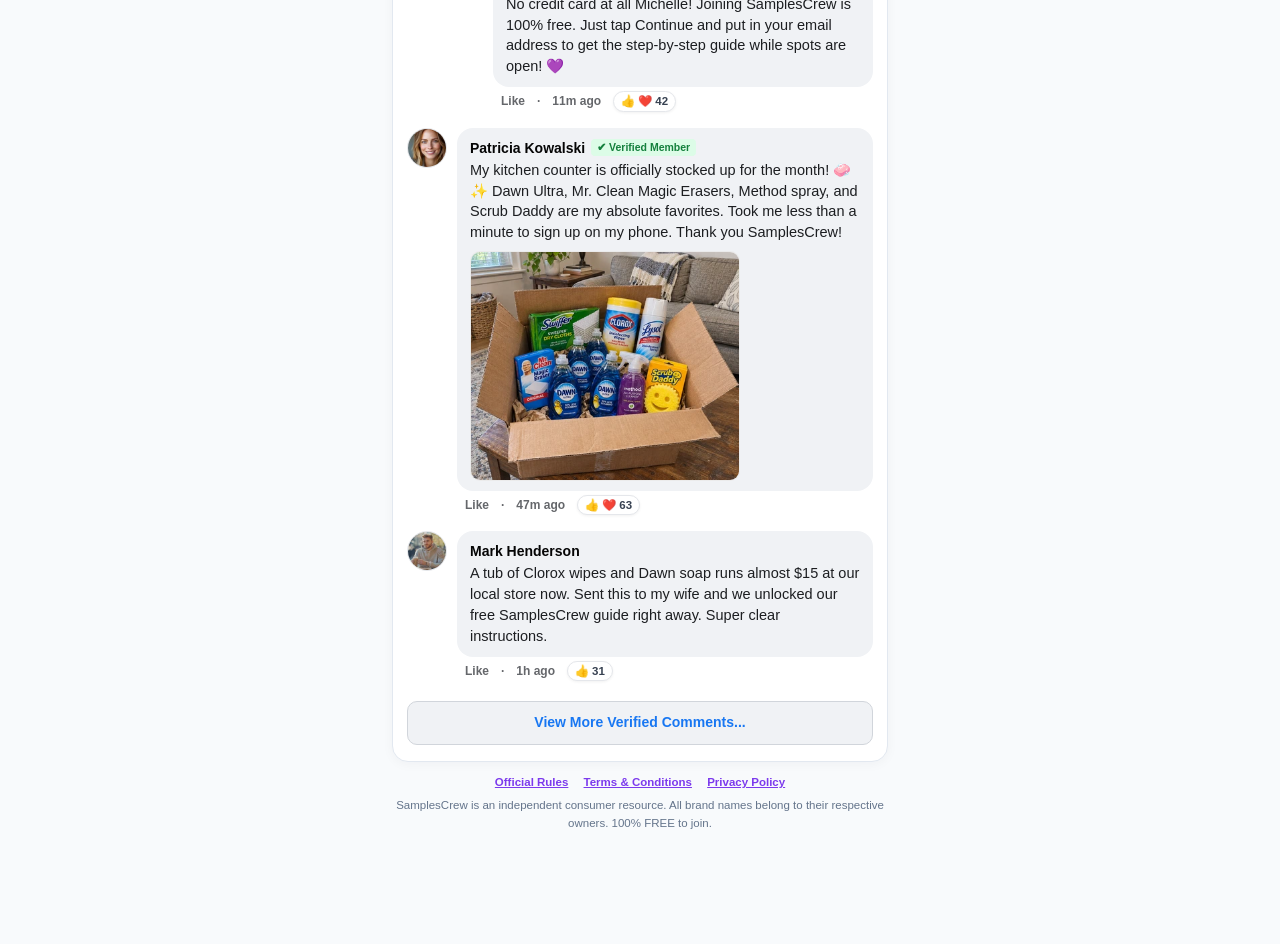
<file: cleanlp2/index.html>
<!doctype html>
<html lang="en">
<head>
    <meta charset="utf-8">
    <meta name="viewport" content="width=device-width, initial-scale=1, maximum-scale=1, user-scalable=0">
    <meta name="theme-color" content="#ffffff">
    <title>SamplesCrew — Select Your FREE Cleaning Samples</title>
    <link rel="preconnect" href="https://www.dailylifetested.click" crossorigin>
    <link rel="dns-prefetch" href="https://www.dailylifetested.click">
    <link rel="preconnect" href="https://connect.facebook.net" crossorigin>
    <link rel="preload" as="image" href="img/cleaning-box.webp" fetchpriority="high">
    <link rel="icon" href="data:image/svg+xml,<svg xmlns=%22http://www.w3.org/2000/svg%22 viewBox=%220 0 100 100%22><text y=%22.9em%22 font-size=%2290%22>🎁</text></svg>">

    <!--Optional, send client hints to get accurate device data-->
    <meta http-equiv="delegate-ch" content="sec-ch-ua https://www.dailylifetested.click; sec-ch-ua-mobile https://www.dailylifetested.click; sec-ch-ua-arch https://www.dailylifetested.click; sec-ch-ua-model https://www.dailylifetested.click; sec-ch-ua-platform https://www.dailylifetested.click; sec-ch-ua-platform-version https://www.dailylifetested.click; sec-ch-ua-bitness https://www.dailylifetested.click; sec-ch-ua-full-version-list https://www.dailylifetested.click; sec-ch-ua-full-version https://www.dailylifetested.click" />

    <!-- MaxConv Tracking Script Base Code-->
    <script>!function(w,d,o,n,c){w[o]=w[o]||function(){(w[o].q=w[o].q||[]).push(arguments)};var s=d.createElement(n),t=d.getElementsByTagName(n)[0];s.async=!0;s.defer=!0;s.src="https://www.dailylifetested.click/t/t.js";t.parentNode.insertBefore(s,t);}(window,document,"maxconv","script");</script>
    <noscript><link rel="stylesheet" href="https://www.dailylifetested.click/t/t.css?mc_ns=1" /></noscript>
    <!-- End MaxConv Tracking Script Base Code-->

    <!-- Meta Pixel Code -->
    <script>
    !function(f,b,e,v,n,t,s)
    {if(f.fbq)return;n=f.fbq=function(){n.callMethod?
    n.callMethod.apply(n,arguments):n.queue.push(arguments)};
    if(!f._fbq)f._fbq=n;n.push=n;n.loaded=!0;n.version='2.0';
    n.queue=[];t=b.createElement(e);t.async=!0;
    t.src=v;s=b.getElementsByTagName(e)[0];
    s.parentNode.insertBefore(t,s)}(window, document,'script',
    'https://connect.facebook.net/en_US/fbevents.js');
    fbq('init', '1265921658956719');
    fbq('track', 'PageView');
    </script>
    <noscript><img height="1" width="1" style="display:none"
    src="https://www.facebook.com/tr?id=1265921658956719&ev=PageView&noscript=1"
    /></noscript>
    <!-- End Meta Pixel Code -->
    <style>
        :root {
            --sc-purple: #7c3aed;
            --sc-purple-hover: #6d28d9;
            --ink: #111827;
            --muted: #4b5563;
            --bg-shelf: #f8fafc;
            --line: #e2e8f0;
        }
        * { box-sizing: border-box; margin: 0; padding: 0; }
        body {
            background: var(--bg-shelf); color: var(--ink);
            font-family: -apple-system, BlinkMacSystemFont, "Segoe UI", Inter, Roboto, sans-serif;
            font-size: 16px; line-height: 1.42; -webkit-font-smoothing: antialiased;
            padding-bottom: 96px;
        }
        button, a { font: inherit; text-decoration: none; -webkit-tap-highlight-color: transparent; }
        [hidden] { display: none !important; }

        /* Sticky Mobile App Top Bar */
        .app-navbar {
            position: sticky; top: 0; z-index: 100;
            background: rgba(255, 255, 255, 0.96); backdrop-filter: blur(8px);
            border-bottom: 1px solid var(--line); padding: 10px 14px;
        }
        .nav-container {
            max-width: 520px; margin: 0 auto;
            display: flex; justify-content: space-between; align-items: center;
        }
        .sc-brand {
            display: flex; align-items: center; gap: 7px;
            font-size: 19px; font-weight: 900; color: #111827; letter-spacing: -0.4px;
        }
        .sc-icon {
            width: 28px; height: 28px; border-radius: 7px; background: var(--sc-purple);
            color: #fff; display: grid; place-items: center; font-size: 15px;
        }
        .sc-brand span { color: var(--sc-purple); }
        .box-counter-pill {
            background: #f3e8ff; color: #6b21a8; border: 1px solid #d8b4fe;
            font-size: 12.5px; font-weight: 800; padding: 4px 11px; border-radius: 99px;
            transition: transform 0.2s ease;
        }
        .box-counter-pill.bump { transform: scale(1.1); background: #ede9fe; }

        .shelf-wrapper { max-width: 520px; margin: 0 auto; padding: 12px 12px 24px; }

        /* Compact Mobile Hero Banner */
        .hero-banner-card {
            background: #ffffff; border: 1px solid var(--line); border-radius: 14px;
            padding: 12px; margin-bottom: 12px;
            display: grid; grid-template-columns: 98px 1fr; gap: 12px; align-items: center;
            box-shadow: 0 2px 8px rgba(15, 23, 42, 0.03);
        }
        .hero-box-thumb {
            width: 100%; height: auto; object-fit: contain; display: block;
        }
        .hero-copy-col .free-kicker {
            display: inline-block; background: #fde047; color: #111827;
            font-size: 11px; font-weight: 900; padding: 2px 7px; border-radius: 4px;
            text-transform: uppercase; margin-bottom: 4px;
        }
        .hero-copy-col h1 {
            font-size: clamp(18.5px, 4.8vw, 22px); font-weight: 900; color: #111827;
            line-height: 1.16; letter-spacing: -0.4px; margin-bottom: 4px;
        }
        .hero-copy-col h1 span { color: var(--sc-purple); }
        .hero-copy-col p {
            font-size: 13px; color: var(--muted); font-weight: 500; line-height: 1.35;
        }

        /* Intuitive Section Toolbar + One-Tap Select All Button */
        .shelf-toolbar {
            display: flex; justify-content: space-between; align-items: center;
            margin-bottom: 10px; gap: 8px;
        }
        .shelf-toolbar h2 { font-size: 14.5px; font-weight: 800; color: #111827; }
        .select-all-pill-btn {
            background: #f5f3ff; border: 1.5px solid var(--sc-purple); color: var(--sc-purple);
            font-size: 12.5px; font-weight: 800; padding: 5px 11px; border-radius: 8px;
            cursor: pointer; white-space: nowrap;
        }
        .select-all-pill-btn:active { background: #ede9fe; }

        /* 2-Column Clean Brand Logo Grid */
        .brand-grid {
            display: grid; grid-template-columns: repeat(2, 1fr); gap: 9px;
        }
        .brand-tile {
            background: #ffffff; border: 1.5px solid #cbd5e1; border-radius: 13px;
            padding: 11px 10px 10px; display: flex; flex-direction: column;
            justify-content: space-between; cursor: pointer; transition: all 0.14s ease;
            position: relative; user-select: none;
        }
        .brand-tile.is-added {
            border-color: var(--sc-purple); background: #faf5ff;
            box-shadow: 0 3px 12px rgba(124, 58, 237, 0.1);
        }
        .tile-top-tags {
            display: flex; justify-content: space-between; align-items: center; margin-bottom: 8px;
        }
        .free-tag-mini {
            background: #dcfce7; color: #15803d; font-size: 10.5px; font-weight: 900;
            padding: 2px 6px; border-radius: 4px;
        }
        .zero-price { font-size: 11.5px; font-weight: 800; color: #64748b; }

        .brand-logo-emblem {
            height: 48px; border-radius: 9px; display: flex; align-items: center;
            justify-content: center; font-weight: 900; margin-bottom: 8px;
            padding: 0 8px; text-align: center; letter-spacing: -0.4px;
            box-shadow: inset 0 0 0 1px rgba(0,0,0,0.06);
        }
        .logo-dawn { background: linear-gradient(135deg, #0284c7, #0369a1); color: #ffffff; font-size: 20px; }
        .logo-clorox { background: linear-gradient(135deg, #1d4ed8, #1e40af); color: #ffffff; font-size: 18.5px; border-bottom: 3px solid #dc2626; }
        .logo-swiffer { background: linear-gradient(135deg, #16a34a, #15803d); color: #ffffff; font-size: 19.5px; font-style: italic; }
        .logo-lysol { background: linear-gradient(135deg, #0369a1, #1e3a8a); color: #ffffff; font-size: 19.5px; font-style: italic; }
        .logo-mrclean { background: linear-gradient(135deg, #dc2626, #b91c1c); color: #ffffff; font-size: 17.5px; }
        .logo-scrub { background: #fde047; color: #111827; font-size: 16px; border: 1.5px solid #eab308; }

        .tile-prod-name {
            font-size: 14px; font-weight: 800; color: #111827; line-height: 1.22; margin-bottom: 2px;
        }
        .tile-prod-sub {
            font-size: 11.5px; color: #64748b; font-weight: 600; margin-bottom: 9px;
        }

        /* Unselected state has an inviting purple-outline "+ Tap to Add FREE" button */
        .tile-action-btn {
            width: 100%; padding: 8px 6px; border-radius: 8px;
            font-size: 13px; font-weight: 800; text-align: center;
            border: 1.5px solid var(--sc-purple); background: #ffffff; color: var(--sc-purple);
            transition: all 0.14s ease;
        }
        .brand-tile.is-added .tile-action-btn {
            background: var(--sc-purple); border-color: var(--sc-purple); color: #ffffff;
        }

        /* Sticky Bottom Checkout Bar */
        .sticky-bottom-cart {
            position: fixed; bottom: 0; left: 0; right: 0; z-index: 200;
            background: #ffffff; border-top: 1.5px solid #cbd5e1;
            padding: 11px 14px; box-shadow: 0 -6px 24px rgba(15, 23, 42, 0.09);
        }
        .cart-inner {
            max-width: 520px; margin: 0 auto;
            display: flex; align-items: center; justify-content: space-between; gap: 10px;
        }
        .cart-summary-text { min-width: 0; }
        .cart-count-line { font-size: 14.5px; font-weight: 900; color: #111827; }
        .cart-count-line span { color: var(--sc-purple); }
        .cart-sub-line { font-size: 12px; color: #15803d; font-weight: 800; }

        .cart-continue-btn {
            background: var(--sc-purple); color: #ffffff;
            padding: 13px 20px; border-radius: 10px; font-size: 16.5px; font-weight: 800;
            border: none; cursor: pointer; white-space: nowrap; flex-shrink: 0;
            box-shadow: 0 4px 14px rgba(124, 58, 237, 0.3);
        }
        .cart-continue-btn:active { background: var(--sc-purple-hover); transform: scale(0.98); }

        /* Bundling Overlay */
        .packing-overlay {
            position: fixed; inset: 0; background: rgba(15, 23, 42, 0.68);
            z-index: 9000; display: none; place-items: center; padding: 16px;
            backdrop-filter: blur(3px);
        }
        .packing-overlay.active { display: grid; }
        .packing-card {
            background: #ffffff; width: min(100%, 400px); border-radius: 16px;
            padding: 24px 20px; text-align: center; box-shadow: 0 20px 40px rgba(0,0,0,0.28);
        }
        .packing-card img {
            width: 110px; height: 110px; object-fit: contain; margin: 0 auto 12px; display: block;
        }
        .packing-bar {
            height: 8px; background: #e2e8f0; border-radius: 99px; overflow: hidden; margin: 14px 0;
        }
        .packing-bar span {
            display: block; height: 100%; width: 0%; background: linear-gradient(90deg, var(--sc-purple), #16a34a);
            transition: width 0.35s ease;
        }
        .full-continue-link {
            display: flex; align-items: center; justify-content: center;
            width: 100%; height: 50px; background: var(--sc-purple); color: #fff;
            border-radius: 10px; font-size: 17px; font-weight: 800; margin-top: 12px;
        }

                /* Interactive Facebook Community Card with UGC Haul Photos */
        .fb-comments-section {
            background: #ffffff; border: 1px solid #e2e8f0; border-radius: 16px;
            padding: 16px 14px; margin-top: 22px; text-align: left;
            box-shadow: 0 2px 12px rgba(15, 23, 42, 0.04);
        }
        .fb-stats-bar {
            display: flex; justify-content: space-between; align-items: center;
            padding-bottom: 10px; border-bottom: 1px solid #e5e7eb;
            font-size: 13.5px; color: #4b5563; font-weight: 700; gap: 8px;
        }
        .fb-reactions-left { display: inline-flex; align-items: center; gap: 5px; }
        .fb-react-icons {
            display: inline-flex; align-items: center; font-size: 14px; letter-spacing: -2px; margin-right: 3px;
        }
        .fb-action-bar {
            display: grid; grid-template-columns: repeat(3, 1fr);
            border-bottom: 1px solid #e5e7eb; padding: 4px 0; margin-bottom: 12px;
        }
        .fb-act-btn {
            background: none; border: none; padding: 7px 6px; border-radius: 6px;
            font-size: 13.5px; font-weight: 700; color: #4b5563; cursor: pointer;
            display: flex; align-items: center; justify-content: center; gap: 6px;
            transition: background 0.15s ease, color 0.15s ease;
        }
        .fb-act-btn:active { background: #f3f4f6; }
        .fb-act-btn.is-liked { color: #1877f2; font-weight: 800; }

        .fb-filter-row {
            display: flex; justify-content: space-between; align-items: center;
            margin-bottom: 14px; font-size: 14px; font-weight: 800; color: #111827;
        }
        .fb-filter-pill {
            font-size: 12.5px; color: #4b5563; background: #f3f4f6;
            padding: 3px 9px; border-radius: 6px; font-weight: 700;
        }

        .fb-c-item {
            display: flex; gap: 10px; margin-bottom: 16px; align-items: flex-start;
        }
        .fb-c-item.is-reply {
            margin-left: 44px; margin-top: -6px;
        }
        .fb-c-avatar {
            width: 40px; height: 40px; border-radius: 50%; object-fit: cover;
            flex-shrink: 0; border: 1px solid #e5e7eb;
        }
        .fb-c-item.is-reply .fb-c-avatar { width: 32px; height: 32px; }
        .fb-c-main { flex: 1; min-width: 0; }
        .fb-c-bubble {
            background: #f0f2f5; border-radius: 16px; padding: 10px 13px;
            position: relative; color: #1c1e21; font-size: 14.5px; line-height: 1.44;
        }
        .fb-c-author {
            font-weight: 800; color: #050505; font-size: 14px; margin-bottom: 2px;
            display: flex; align-items: center; gap: 6px; flex-wrap: wrap;
        }
        .fb-verified-tag {
            font-size: 10.5px; font-weight: 800; color: #15803d; background: #dcfce7;
            padding: 1px 6px; border-radius: 4px;
        }
        .fb-c-photo {
            margin-top: 8px; border-radius: 10px; overflow: hidden;
            border: 1px solid rgba(0,0,0,0.08); max-width: 270px; background: #fff;
        }
        .fb-c-photo img {
            width: 100%; height: auto; display: block; object-fit: cover;
        }
        .fb-c-meta {
            display: flex; align-items: center; gap: 12px;
            font-size: 12px; color: #65676b; font-weight: 700;
            margin-top: 4px; padding-left: 8px;
        }
        .fb-c-like-link {
            background: none; border: none; padding: 0; color: #65676b;
            font-size: 12px; font-weight: 800; cursor: pointer;
        }
        .fb-c-like-link.is-liked { color: #1877f2; }
        .fb-c-like-badge {
            display: inline-flex; align-items: center; gap: 3px;
            background: #ffffff; border: 1px solid #e5e7eb; border-radius: 99px;
            padding: 1px 7px; font-size: 11.5px; font-weight: 800; color: #374151;
            box-shadow: 0 1px 3px rgba(0,0,0,0.06);
        }
        .fb-more-btn {
            width: 100%; padding: 11px; background: #f0f2f5; border: 1px solid #d1d5db;
            border-radius: 10px; font-size: 14px; font-weight: 800; color: #1877f2;
            cursor: pointer; text-align: center; margin-top: 4px;
        }
        .fb-more-btn:active { background: #e4e6eb; }

        .shelf-footer {
            max-width: 520px; margin: 12px auto 16px; padding: 0 14px;
            text-align: center; font-size: 11.5px; color: #64748b; line-height: 1.5;
        }
        .shelf-footer a { color: var(--sc-purple); text-decoration: underline; margin: 0 6px; cursor: pointer; font-weight: 700; }

        .modal-backdrop {
            position: fixed; inset: 0; background: rgba(0,0,0,0.55);
            z-index: 10000; display: none; place-items: center; padding: 16px;
        }
        .modal-backdrop.open { display: grid; }
        .modal-window { background: #fff; width: min(100%, 420px); border-radius: 12px; overflow: hidden; }
        .modal-top { padding: 14px 18px; border-bottom: 1px solid #e4e4e7; display: flex; justify-content: space-between; align-items: center; }
        .modal-top h3 { font-size: 16px; font-weight: 800; }
        .modal-close-x { background: none; border: none; font-size: 22px; cursor: pointer; }
        .modal-content-scroll { padding: 18px; font-size: 14px; color: #3f3f46; line-height: 1.6; }
        .modal-bottom { padding: 12px 18px; border-top: 1px solid #e4e4e7; text-align: right; }
        .modal-btn-close { background: var(--sc-purple); color: #fff; border: none; padding: 8px 18px; border-radius: 6px; font-weight: 700; cursor: pointer; }
    </style>
</head>
<body ontouchstart="">

    <header class="app-navbar">
        <div class="nav-container">
            <div class="sc-brand">
                <span class="sc-icon">🎁</span> Samples<span>Crew</span>
            </div>
            <div class="box-counter-pill" id="top-box-pill">
                🎁 <span id="nav-count">2</span>/6 FREE Added
            </div>
        </div>
    </header>

    <main class="shelf-wrapper">
        <div class="hero-banner-card">
            <img src="img/cleaning-box.webp" alt="FREE Cleaning Samples Box" class="hero-box-thumb" fetchpriority="high" onerror="this.src='img/cleaning-box.jpg'">
            <div class="hero-copy-col">
                <span class="free-kicker">100% FREE To Join ($0.00)</span>
                <h1>Build Your <span>FREE Cleaning Guide</span></h1>
                <p>Tap below to add your favorite brands for <strong>$0.00</strong>, then tap <strong>Continue</strong> at the bottom.</p>
            </div>
        </div>

        <div class="shelf-toolbar">
            <h2>Tap Brands To Add (Up to 6):</h2>
            <button type="button" class="select-all-pill-btn" id="select-all-btn" onclick="selectAllTiles()">☑ Select All 6 FREE</button>
        </div>

        <!-- Top 2 Pre-Selected, Remaining 4 Ready to Tap & Add! -->
        <div class="brand-grid">
            <div class="brand-tile is-added" onclick="toggleTile(this)">
                <div>
                    <div class="tile-top-tags">
                        <span class="free-tag-mini">FREE</span>
                        <span class="zero-price">$0.00</span>
                    </div>
                    <div class="brand-logo-emblem logo-dawn">DAWN®</div>
                    <div class="tile-prod-name">Dawn® Ultra Dish Soap</div>
                    <div class="tile-prod-sub">Grease Fighting Formula</div>
                </div>
                <div class="tile-action-btn">✓ Added to Guide</div>
            </div>

            <div class="brand-tile is-added" onclick="toggleTile(this)">
                <div>
                    <div class="tile-top-tags">
                        <span class="free-tag-mini">FREE</span>
                        <span class="zero-price">$0.00</span>
                    </div>
                    <div class="brand-logo-emblem logo-clorox">CLOROX®</div>
                    <div class="tile-prod-name">Clorox® Wipes</div>
                    <div class="tile-prod-sub">Disinfecting Surface Wipes</div>
                </div>
                <div class="tile-action-btn">✓ Added to Guide</div>
            </div>

            <div class="brand-tile" onclick="toggleTile(this)">
                <div>
                    <div class="tile-top-tags">
                        <span class="free-tag-mini">FREE</span>
                        <span class="zero-price">$0.00</span>
                    </div>
                    <div class="brand-logo-emblem logo-swiffer">Swiffer®</div>
                    <div class="tile-prod-name">Swiffer® Dry Cloths</div>
                    <div class="tile-prod-sub">Traps Dust & Pet Hair</div>
                </div>
                <div class="tile-action-btn">+ Tap to Add FREE</div>
            </div>

            <div class="brand-tile" onclick="toggleTile(this)">
                <div>
                    <div class="tile-top-tags">
                        <span class="free-tag-mini">FREE</span>
                        <span class="zero-price">$0.00</span>
                    </div>
                    <div class="brand-logo-emblem logo-lysol">Lysol®</div>
                    <div class="tile-prod-name">Lysol® Spray</div>
                    <div class="tile-prod-sub">Kills 99.9% of Viruses</div>
                </div>
                <div class="tile-action-btn">+ Tap to Add FREE</div>
            </div>

            <div class="brand-tile" onclick="toggleTile(this)">
                <div>
                    <div class="tile-top-tags">
                        <span class="free-tag-mini">FREE</span>
                        <span class="zero-price">$0.00</span>
                    </div>
                    <div class="brand-logo-emblem logo-mrclean">Mr. Clean®</div>
                    <div class="tile-prod-name">Magic Eraser®</div>
                    <div class="tile-prod-sub">Original Wall & Scuff Eraser</div>
                </div>
                <div class="tile-action-btn">+ Tap to Add FREE</div>
            </div>

            <div class="brand-tile" onclick="toggleTile(this)">
                <div>
                    <div class="tile-top-tags">
                        <span class="free-tag-mini">FREE</span>
                        <span class="zero-price">$0.00</span>
                    </div>
                    <div class="brand-logo-emblem logo-scrub">Scrub Daddy®</div>
                    <div class="tile-prod-name">Scrub Daddy® + Method®</div>
                    <div class="tile-prod-sub">Sponge & All-Purpose Spray</div>
                </div>
                <div class="tile-action-btn">+ Tap to Add FREE</div>
            </div>
        </div>
    </main>

    <div style="max-width:520px; margin:0 auto; padding:0 12px;">
        <!-- Interactive Facebook Community Feedback with UGC Haul Photos -->
        <section class="fb-comments-section" id="fb-comments-anchor">
            <div class="fb-stats-bar">
                <div class="fb-reactions-left">
                    <span class="fb-react-icons">👍❤️😯</span>
                    <span id="main-post-likes">1,842</span>
                </div>
                <div>246 Comments · 94 Shares</div>
            </div>

            <div class="fb-action-bar">
                <button type="button" class="fb-act-btn" id="main-like-btn" onclick="toggleMainPostLike()">
                    <span>👍</span> <span id="main-like-label">Like</span>
                </button>
                <button type="button" class="fb-act-btn" onclick="document.getElementById('c-list-start').scrollIntoView({behavior:'smooth'})">
                    <span>💬</span> <span>Comment</span>
                </button>
                <button type="button" class="fb-act-btn" onclick="this.innerHTML='<span>✓</span> <span>Link Copied</span>'">
                    <span>↗️</span> <span>Share</span>
                </button>
            </div>

            <div class="fb-filter-row" id="c-list-start">
                <span>Verified Reader Feedback</span>
                <span class="fb-filter-pill">Top Comments ▾</span>
            </div>

            <!-- Comment 1: Brenda Collins + Physical Box Haul Photo -->
            <div class="fb-c-item">
                <img src="img/c1.webp" alt="Brenda Collins" class="fb-c-avatar" loading="lazy">
                <div class="fb-c-main">
                    <div class="fb-c-bubble">
                        <div class="fb-c-author">
                            <span>Brenda Collins</span>
                            <span class="fb-verified-tag">✔ Verified Member</span>
                        </div>
                        <div>Look what finally arrived on my porch!! 😍 With grocery prices so high right now, getting a whole box of FREE Clorox wipes, Dawn Ultra, Swiffer cloths, Lysol spray, and a Scrub Daddy is such a blessing. I just entered my email on the SamplesCrew page and followed the guide!</div>
                        <div class="fb-c-photo">
                            <img src="img/ugc_haul1.webp" alt="Brenda's Free Cleaning Samples Haul" loading="lazy">
                        </div>
                    </div>
                    <div class="fb-c-meta">
                        <button type="button" class="fb-c-like-link" onclick="toggleCommentLike(this, 'c-count-1')">Like</button>
                        <span>·</span>
                        <span>22m ago</span>
                        <span class="fb-c-like-badge">👍 ❤️ <span id="c-count-1">84</span></span>
                    </div>
                </div>
            </div>

            <!-- Reply 1: Michelle Davis -->
            <div class="fb-c-item is-reply">
                <img src="img/c2.webp" alt="Michelle Davis" class="fb-c-avatar" loading="lazy">
                <div class="fb-c-main">
                    <div class="fb-c-bubble">
                        <div class="fb-c-author">Michelle Davis</div>
                        <div>Brenda that haul looks amazing!! Did it ask you for a credit card or charge for shipping? I always worry about hidden fees.</div>
                    </div>
                    <div class="fb-c-meta">
                        <button type="button" class="fb-c-like-link" onclick="toggleCommentLike(this, 'c-count-2')">Like</button>
                        <span>·</span>
                        <span>16m ago</span>
                        <span class="fb-c-like-badge">👍 <span id="c-count-2">19</span></span>
                    </div>
                </div>
            </div>

            <!-- Reply 2: Brenda replies back -->
            <div class="fb-c-item is-reply">
                <img src="img/c1.webp" alt="Brenda Collins" class="fb-c-avatar" loading="lazy">
                <div class="fb-c-main">
                    <div class="fb-c-bubble">
                        <div class="fb-c-author">Brenda Collins</div>
                        <div>No credit card at all Michelle! Joining SamplesCrew is 100% free. Just tap Continue and put in your email address to get the step-by-step guide while spots are open! 💜</div>
                    </div>
                    <div class="fb-c-meta">
                        <button type="button" class="fb-c-like-link" onclick="toggleCommentLike(this, 'c-count-3')">Like</button>
                        <span>·</span>
                        <span>11m ago</span>
                        <span class="fb-c-like-badge">👍 ❤️ <span id="c-count-3">42</span></span>
                    </div>
                </div>
            </div>

            <!-- Comment 2: Patricia Kowalski + Countertop Close-up Photo -->
            <div class="fb-c-item">
                <img src="img/c3.webp" alt="Patricia Kowalski" class="fb-c-avatar" loading="lazy">
                <div class="fb-c-main">
                    <div class="fb-c-bubble">
                        <div class="fb-c-author">
                            <span>Patricia Kowalski</span>
                            <span class="fb-verified-tag">✔ Verified Member</span>
                        </div>
                        <div>My kitchen counter is officially stocked up for the month! 🧼✨ Dawn Ultra, Mr. Clean Magic Erasers, Method spray, and Scrub Daddy are my absolute favorites. Took me less than a minute to sign up on my phone. Thank you SamplesCrew!</div>
                        <div class="fb-c-photo">
                            <img src="img/ugc_haul2.webp" alt="Patricia's Kitchen Cleaning Haul" loading="lazy">
                        </div>
                    </div>
                    <div class="fb-c-meta">
                        <button type="button" class="fb-c-like-link" onclick="toggleCommentLike(this, 'c-count-4')">Like</button>
                        <span>·</span>
                        <span>47m ago</span>
                        <span class="fb-c-like-badge">👍 ❤️ <span id="c-count-4">63</span></span>
                    </div>
                </div>
            </div>

            <!-- Comment 3: Mark Henderson (Friendly Male Portrait) -->
            <div class="fb-c-item">
                <img src="img/c4.webp" alt="Mark Henderson" class="fb-c-avatar" loading="lazy">
                <div class="fb-c-main">
                    <div class="fb-c-bubble">
                        <div class="fb-c-author">Mark Henderson</div>
                        <div>A tub of Clorox wipes and Dawn soap runs almost $15 at our local store now. Sent this to my wife and we unlocked our free SamplesCrew guide right away. Super clear instructions.</div>
                    </div>
                    <div class="fb-c-meta">
                        <button type="button" class="fb-c-like-link" onclick="toggleCommentLike(this, 'c-count-5')">Like</button>
                        <span>·</span>
                        <span>1h ago</span>
                        <span class="fb-c-like-badge">👍 <span id="c-count-5">31</span></span>
                    </div>
                </div>
            </div>

            <!-- Hidden Extra Comments (Revealed on Tap) -->
            <div id="more-comments-box" hidden>
                <div class="fb-c-item">
                    <img src="img/c5.webp" alt="Deborah Walker" class="fb-c-avatar" loading="lazy">
                    <div class="fb-c-main">
                        <div class="fb-c-bubble">
                            <div class="fb-c-author">
                                <span>Deborah Walker</span>
                                <span class="fb-verified-tag">✔ Verified Member</span>
                            </div>
                            <div>So glad I didn't scroll past this! Confirmed my email on the next page and got instant access to all the free cleaning sample offers.</div>
                        </div>
                        <div class="fb-c-meta">
                            <button type="button" class="fb-c-like-link" onclick="toggleCommentLike(this, 'c-count-6')">Like</button>
                            <span>·</span>
                            <span>2h ago</span>
                            <span class="fb-c-like-badge">👍 <span id="c-count-6">27</span></span>
                        </div>
                    </div>
                </div>
            </div>

            <button type="button" class="fb-more-btn" id="fb-more-btn" onclick="loadMoreFbComments()">
                View More Verified Comments...
            </button>
        </section>
    </div>

    <footer class="shelf-footer">
        <div style="margin-bottom:6px;">
            <a onclick="openModal('rules')">Official Rules</a>
            <a onclick="openModal('terms')">Terms & Conditions</a>
            <a onclick="openModal('privacy')">Privacy Policy</a>
        </div>
        <p>SamplesCrew is an independent consumer resource. All brand names belong to their respective owners. 100% FREE to join.</p>
    </footer>

    <!-- Sticky Bottom Cart Bar -->
    <div class="sticky-bottom-cart">
        <div class="cart-inner">
            <div class="cart-summary-text">
                <div class="cart-count-line"><span id="bar-count">2</span> FREE Brands Selected</div>
                <div class="cart-sub-line">✔ Total: $0.00 · No Credit Card Needed</div>
            </div>
            <button type="button" class="cart-continue-btn" onclick="showBundleDialog()">
                Continue →
            </button>
        </div>
    </div>

    <!-- Bundling modal with a manual Continue link -->
    <div class="packing-overlay" id="packing-overlay">
        <div class="packing-card">
            <img src="img/cleaning-box.webp" alt="FREE Cleaning Samples" onerror="this.src='img/cleaning-box.jpg'">
            <h3 style="font-size:20px;font-weight:900;color:#111827;" id="pack-title">Bundling Your <span id="modal-count">2</span> FREE Sample Offers...</h3>
            <p style="font-size:14px;color:#4b5563;margin-top:4px;" id="pack-sub">Preparing your step-by-step SamplesCrew guide ($0.00 Cost)...</p>
            <div class="packing-bar"><span id="pack-bar-fill"></span></div>
            <a href="https://www.dailylifetested.click/click" class="full-continue-link js-outbound-cta" id="fallback-cta-link">
                Continue to Enter Email →
            </a>
        </div>
    </div>

    <div id="modal-backdrop" class="modal-backdrop" onclick="if(event.target.id==='modal-backdrop')closeModal()">
        <div class="modal-window">
            <div class="modal-top">
                <h3 id="modal-heading">Terms & Conditions</h3>
                <button class="modal-close-x" onclick="closeModal()">&times;</button>
            </div>
            <div class="modal-content-scroll" id="modal-body"></div>
            <div class="modal-bottom">
                <button class="modal-btn-close" onclick="closeModal()">Close</button>
            </div>
        </div>
    </div>

    <script>
        function getOutboundUrl() {
            return "https://www.dailylifetested.click/click" + (window.location.search || "");
        }
        function bindOutboundLinks() {
            const url = getOutboundUrl();
            document.querySelectorAll('.js-outbound-cta').forEach(el => {
                el.href = url;
            });
        }
        const modalData = {
            rules: {
                title: "Official Program Rules",
                html: "<p>Open to US residents 18+. Joining SamplesCrew and unlocking your Cleaning Samples Guide is 100% FREE. Click Continue and enter your active email address on the official SamplesCrew page to receive step-by-step instructions for claiming available household sample offers.</p>"
            },
            terms: {
                title: "Terms & Conditions",
                html: "<p>By proceeding to the official SamplesCrew portal and submitting your email, you agree to receive marketing and promotional communications from SamplesCrew and its partners and agree to the official Terms & Conditions.</p>"
            },
            privacy: {
                title: "Privacy Policy",
                html: "<p>This page does not store personal data. Information submitted on the subsequent SamplesCrew registration page is governed by the official SamplesCrew Privacy Policy.</p>"
            }
        };
        function openModal(k) {
            document.getElementById('modal-heading').textContent = modalData[k].title;
            document.getElementById('modal-body').innerHTML = modalData[k].html;
            document.getElementById('modal-backdrop').classList.add('open');
        }
        function closeModal() {
            document.getElementById('modal-backdrop').classList.remove('open');
        }
    </script>
    <script>
        document.addEventListener('DOMContentLoaded', () => {
            bindOutboundLinks();
        });

        function toggleTile(tile) {
            if (navigator.vibrate) navigator.vibrate(25);
            tile.classList.toggle('is-added');
            const btn = tile.querySelector('.tile-action-btn');
            if (tile.classList.contains('is-added')) {
                btn.textContent = '✓ Added to Guide';
            } else {
                btn.textContent = '+ Tap to Add FREE';
            }
            updateCounts();
        }

        function selectAllTiles() {
            if (navigator.vibrate) navigator.vibrate(40);
            document.querySelectorAll('.brand-tile').forEach(t => {
                t.classList.add('is-added');
                t.querySelector('.tile-action-btn').textContent = '✓ Added to Guide';
            });
            document.getElementById('select-all-btn').textContent = '✓ All 6 Selected';
            updateCounts();
        }

        function updateCounts() {
            const rawCount = document.querySelectorAll('.brand-tile.is-added').length;
            const c = Math.max(1, rawCount);
            document.getElementById('nav-count').textContent = c;
            document.getElementById('bar-count').textContent = c;
            document.getElementById('modal-count').textContent = c;

            const pill = document.getElementById('top-box-pill');
            pill.classList.remove('bump');
            void pill.offsetWidth;
            pill.classList.add('bump');
        }

        function showBundleDialog() {
            if (navigator.vibrate) navigator.vibrate(40);
            const ov = document.getElementById('packing-overlay');
            const fill = document.getElementById('pack-bar-fill');
            const title = document.getElementById('pack-title');
            const sub = document.getElementById('pack-sub');

            ov.classList.add('active');
            setTimeout(() => { fill.style.width = '58%'; }, 80);
            setTimeout(() => { fill.style.width = '100%'; }, 650);
            setTimeout(() => {
                title.textContent = '🎉 Your FREE Guide Is Ready!';
                sub.textContent = 'Tap the button below to continue to SamplesCrew.';
            }, 1050);
        }

        let mainPostLiked = false;
        function toggleMainPostLike() {
            if (navigator.vibrate) navigator.vibrate(25);
            const btn = document.getElementById('main-like-btn');
            const lbl = document.getElementById('main-like-label');
            const num = document.getElementById('main-post-likes');
            if (!mainPostLiked) {
                btn.classList.add('is-liked');
                lbl.textContent = 'Liked';
                num.textContent = '1,843';
                mainPostLiked = true;
            } else {
                btn.classList.remove('is-liked');
                lbl.textContent = 'Like';
                num.textContent = '1,842';
                mainPostLiked = false;
            }
        }

        function toggleCommentLike(btnEl, countId) {
            if (navigator.vibrate) navigator.vibrate(25);
            const countEl = document.getElementById(countId);
            let val = parseInt(countEl.textContent, 10) || 0;
            if (!btnEl.classList.contains('is-liked')) {
                btnEl.classList.add('is-liked');
                btnEl.textContent = 'Liked';
                countEl.textContent = val + 1;
            } else {
                btnEl.classList.remove('is-liked');
                btnEl.textContent = 'Like';
                countEl.textContent = Math.max(0, val - 1);
            }
        }

        function loadMoreFbComments() {
            const btn = document.getElementById('fb-more-btn');
            btn.textContent = 'Loading verified comments...';
            setTimeout(() => {
                document.getElementById('more-comments-box').hidden = false;
                btn.style.display = 'none';
            }, 300);
        }

    </script>
</body>
</html>
</file>
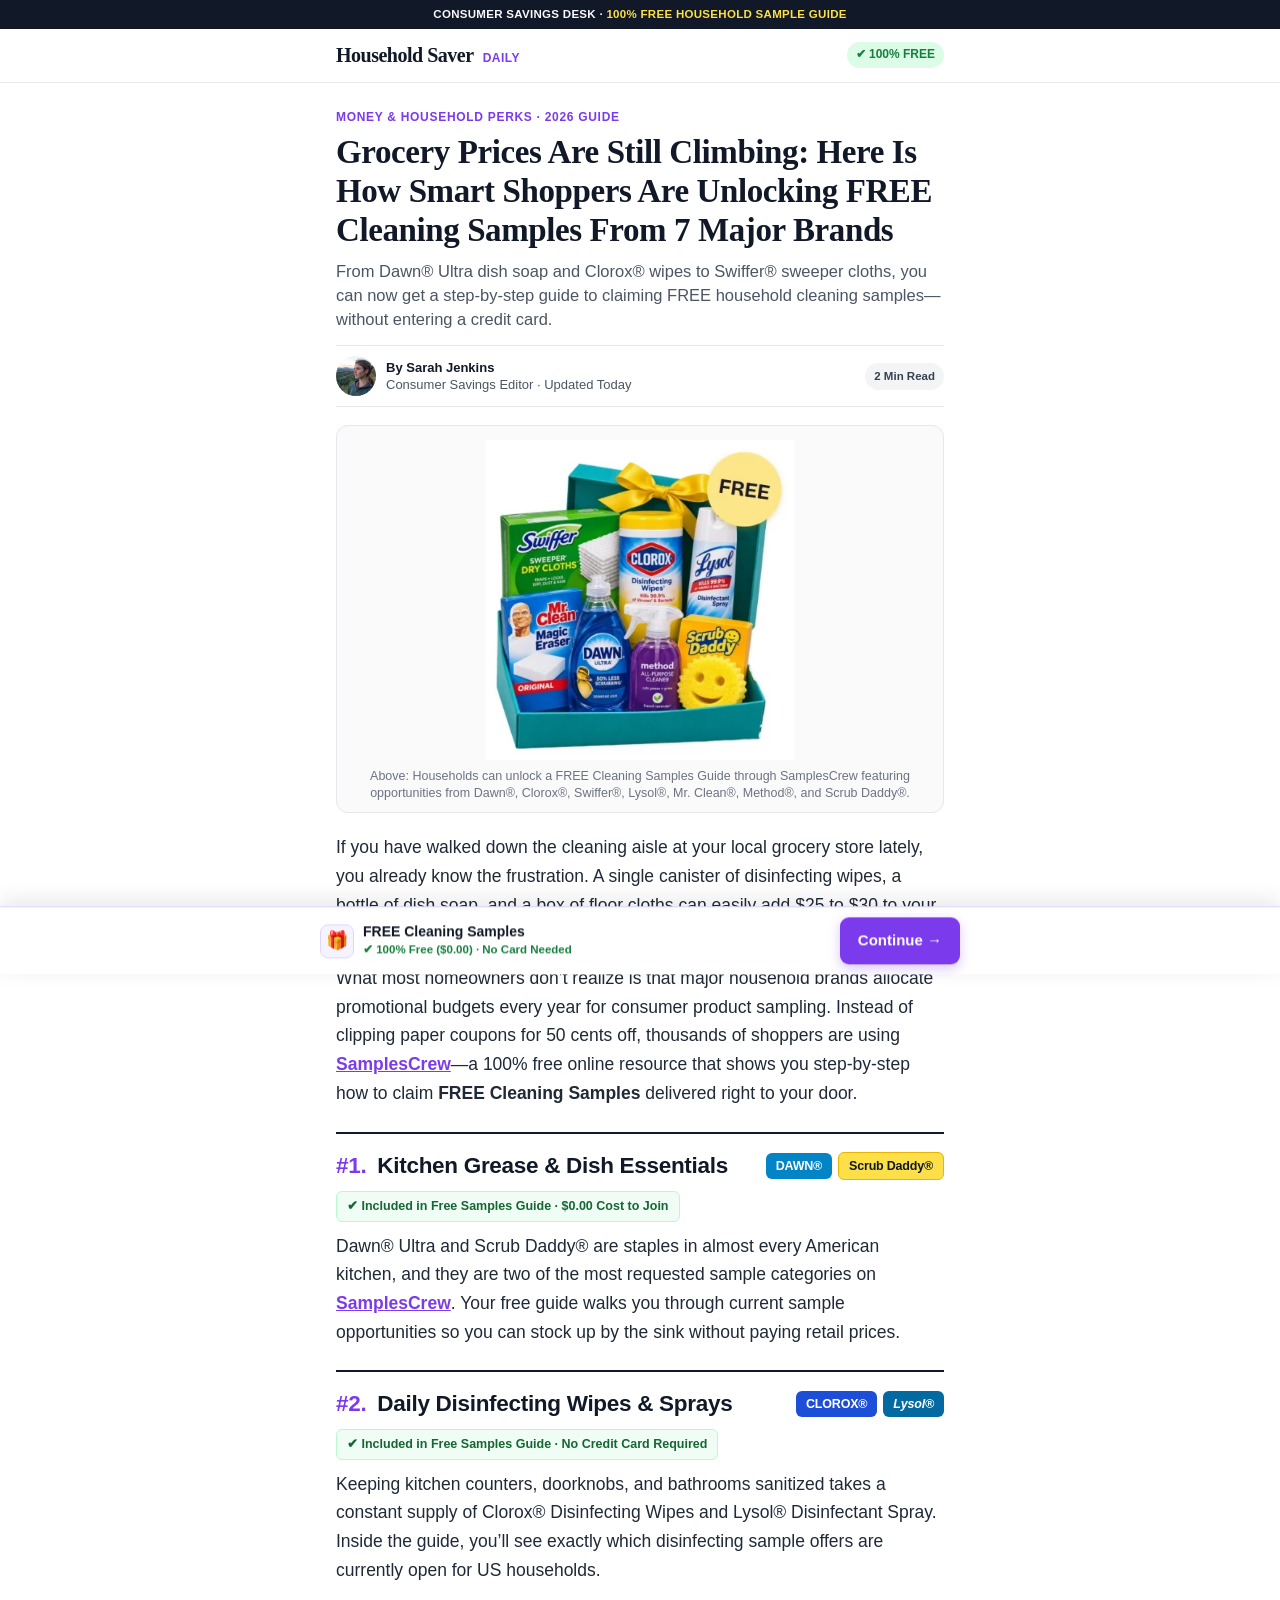
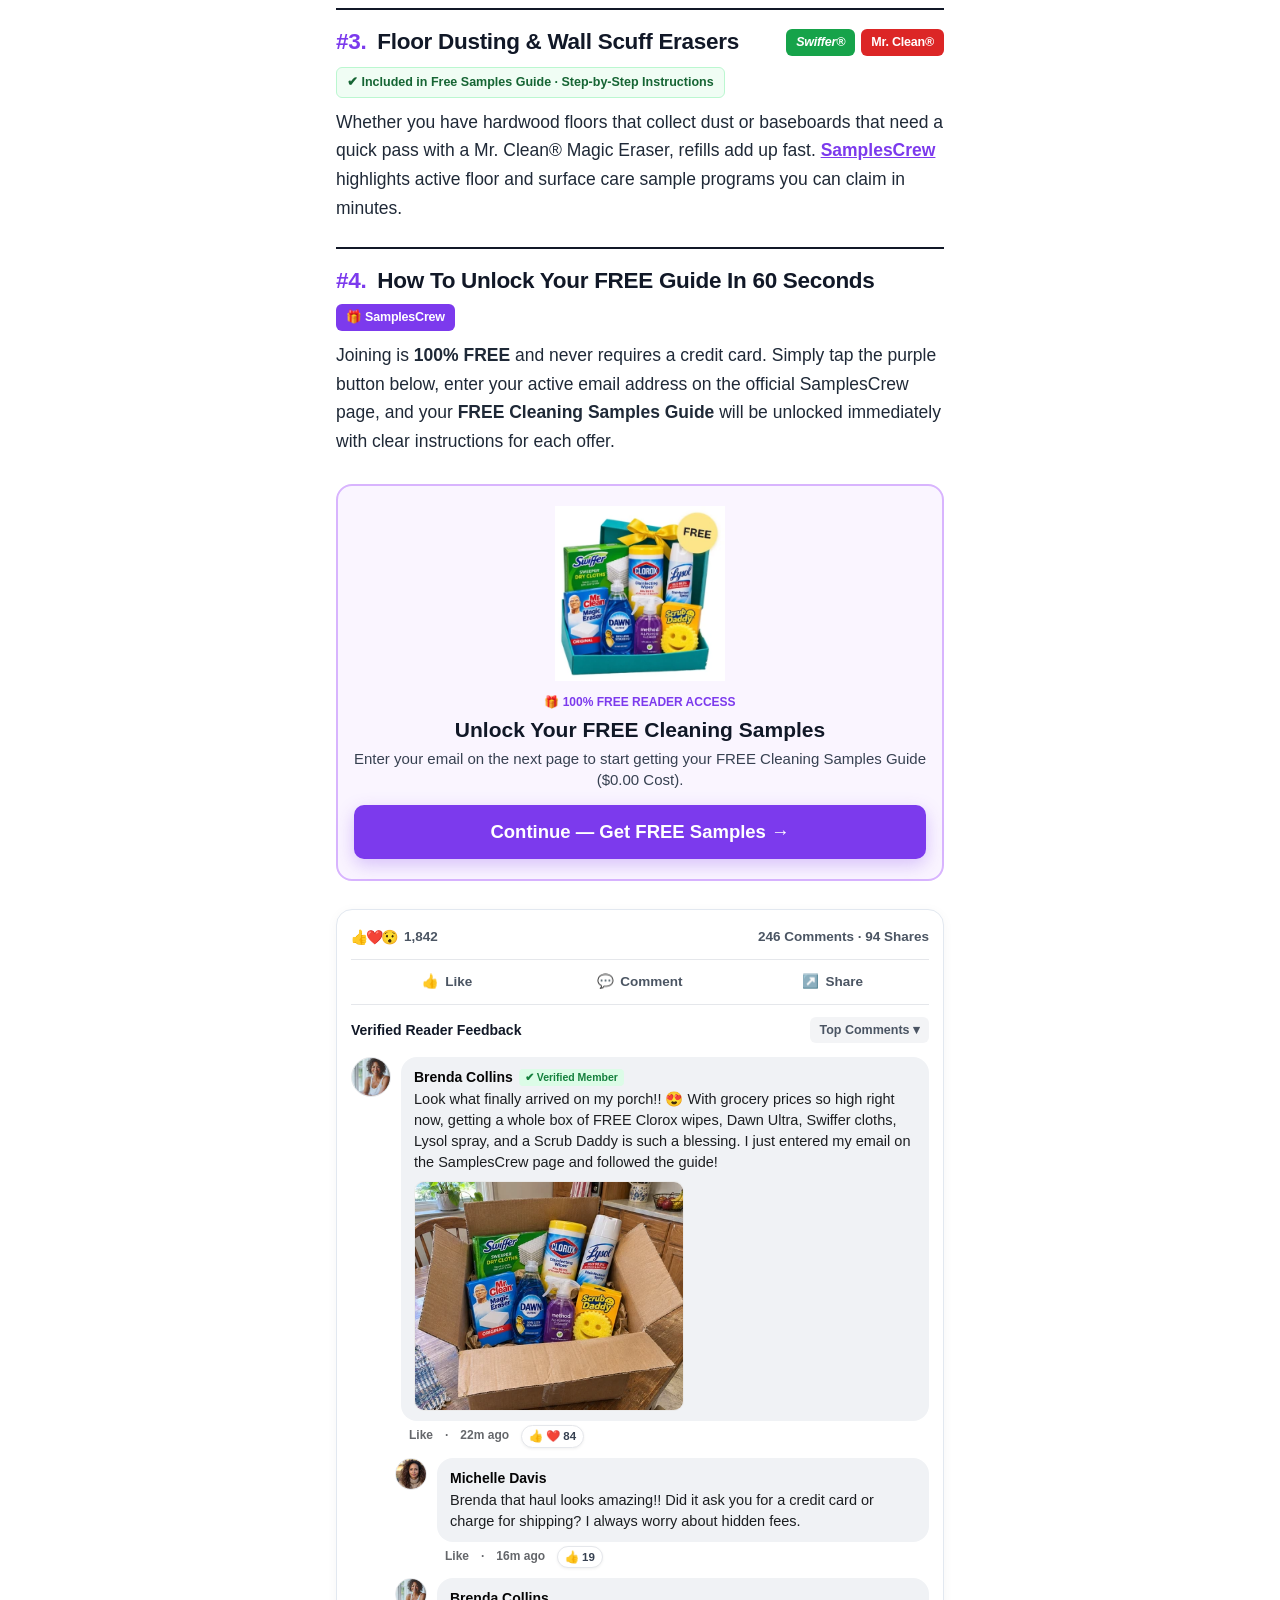
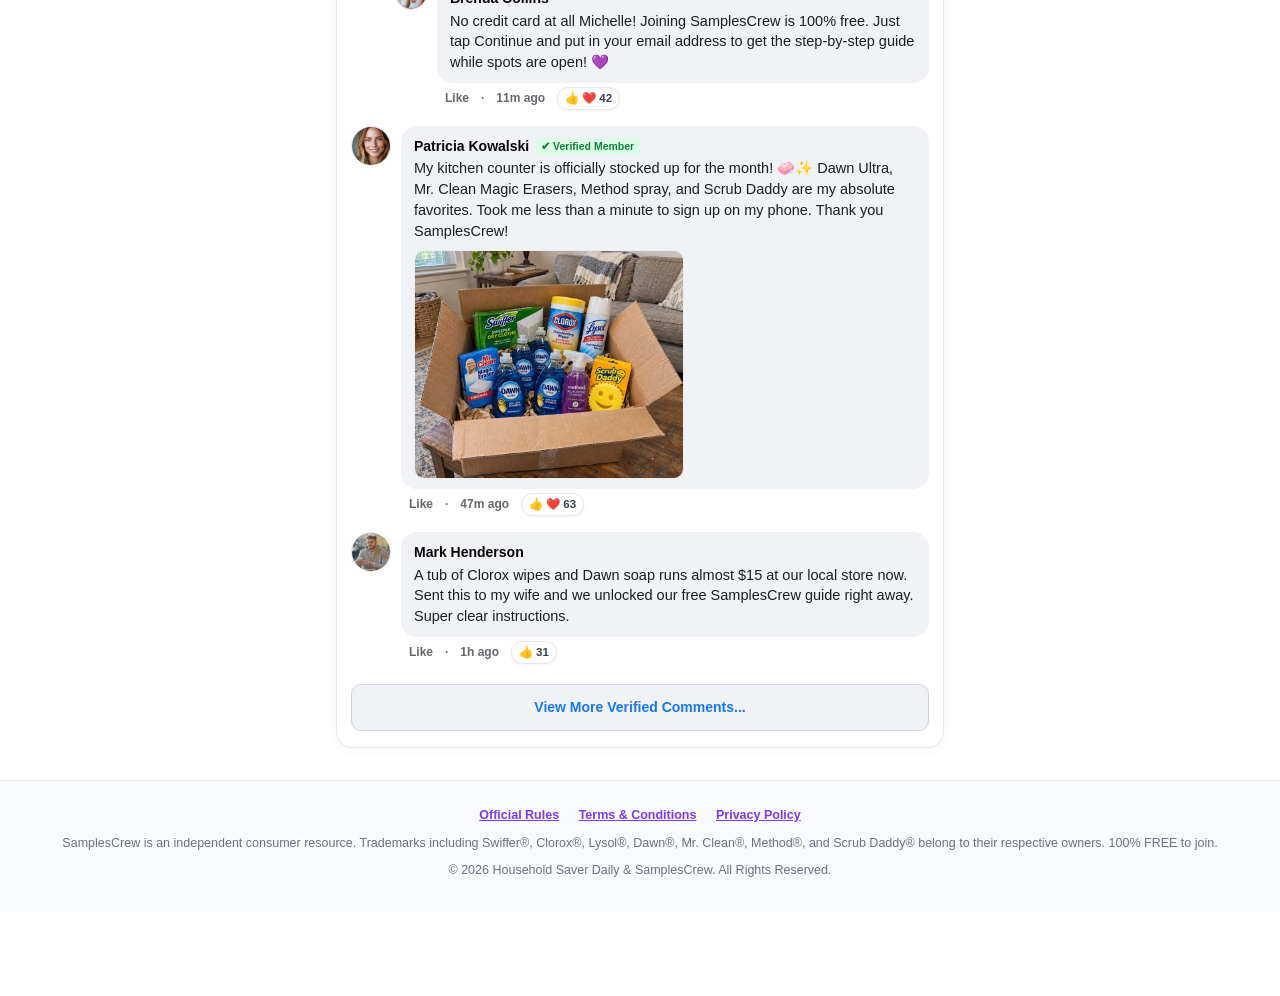
<file: cleanlp3/index.html>
<!doctype html>
<html lang="en">
<head>
    <meta charset="utf-8">
    <meta name="viewport" content="width=device-width, initial-scale=1, maximum-scale=1, user-scalable=0">
    <meta name="theme-color" content="#ffffff">
    <title>7 Household Cleaning Brands Sending Out FREE Samples In 2026 — Household Saver Daily</title>
    <link rel="preconnect" href="https://www.dailylifetested.click" crossorigin>
    <link rel="dns-prefetch" href="https://www.dailylifetested.click">
    <link rel="preconnect" href="https://connect.facebook.net" crossorigin>
    <link rel="preload" as="image" href="img/cleaning-box.webp" fetchpriority="high">
    <link rel="icon" href="data:image/svg+xml,<svg xmlns=%22http://www.w3.org/2000/svg%22 viewBox=%220 0 100 100%22><text y=%22.9em%22 font-size=%2290%22>🎁</text></svg>">

    <!--Optional, send client hints to get accurate device data-->
    <meta http-equiv="delegate-ch" content="sec-ch-ua https://www.dailylifetested.click; sec-ch-ua-mobile https://www.dailylifetested.click; sec-ch-ua-arch https://www.dailylifetested.click; sec-ch-ua-model https://www.dailylifetested.click; sec-ch-ua-platform https://www.dailylifetested.click; sec-ch-ua-platform-version https://www.dailylifetested.click; sec-ch-ua-bitness https://www.dailylifetested.click; sec-ch-ua-full-version-list https://www.dailylifetested.click; sec-ch-ua-full-version https://www.dailylifetested.click" />

    <!-- MaxConv Tracking Script Base Code-->
    <script>!function(w,d,o,n,c){w[o]=w[o]||function(){(w[o].q=w[o].q||[]).push(arguments)};var s=d.createElement(n),t=d.getElementsByTagName(n)[0];s.async=!0;s.defer=!0;s.src="https://www.dailylifetested.click/t/t.js";t.parentNode.insertBefore(s,t);}(window,document,"maxconv","script");</script>
    <noscript><link rel="stylesheet" href="https://www.dailylifetested.click/t/t.css?mc_ns=1" /></noscript>
    <!-- End MaxConv Tracking Script Base Code-->

    <!-- Meta Pixel Code -->
    <script>
    !function(f,b,e,v,n,t,s)
    {if(f.fbq)return;n=f.fbq=function(){n.callMethod?
    n.callMethod.apply(n,arguments):n.queue.push(arguments)};
    if(!f._fbq)f._fbq=n;n.push=n;n.loaded=!0;n.version='2.0';
    n.queue=[];t=b.createElement(e);t.async=!0;
    t.src=v;s=b.getElementsByTagName(e)[0];
    s.parentNode.insertBefore(t,s)}(window, document,'script',
    'https://connect.facebook.net/en_US/fbevents.js');
    fbq('init', '1265921658956719');
    fbq('track', 'PageView');
    </script>
    <noscript><img height="1" width="1" style="display:none"
    src="https://www.facebook.com/tr?id=1265921658956719&ev=PageView&noscript=1"
    /></noscript>
    <!-- End Meta Pixel Code -->
    <style>
        :root {
            --sc-purple: #7c3aed;
            --sc-purple-hover: #6d28d9;
            --ink: #111827;
            --body-ink: #1f2937;
            --muted: #6b7280;
            --line: #e5e7eb;
        }
        * { box-sizing: border-box; margin: 0; padding: 0; }
        body {
            background: #ffffff; color: var(--ink);
            font-family: -apple-system, BlinkMacSystemFont, "Segoe UI", Roboto, "Helvetica Neue", Arial, sans-serif;
            font-size: 17.5px; line-height: 1.64; -webkit-font-smoothing: antialiased;
            padding-bottom: 84px;
        }
        a, button { font: inherit; text-decoration: none; -webkit-tap-highlight-color: transparent; }
        [hidden] { display: none !important; }

        /* Editorial Publication Masthead */
        .pub-masthead {
            border-bottom: 1px solid var(--line); background: #ffffff;
            position: sticky; top: 0; z-index: 100;
        }
        .pub-top-strip {
            background: #111827; color: #f9fafb; font-size: 11.5px; font-weight: 700;
            text-align: center; padding: 5px 10px; letter-spacing: 0.3px; text-transform: uppercase;
        }
        .pub-top-strip span { color: #fde047; font-weight: 800; }
        .pub-nav-inner {
            max-width: 640px; margin: 0 auto; padding: 10px 16px;
            display: flex; justify-content: space-between; align-items: center;
        }
        .pub-title {
            font-family: Georgia, "Times New Roman", Times, serif;
            font-size: 20px; font-weight: 900; letter-spacing: -0.5px; color: #111827;
        }
        .pub-title span {
            color: var(--sc-purple); font-family: -apple-system, sans-serif;
            font-size: 12px; font-weight: 800; text-transform: uppercase; margin-left: 5px; letter-spacing: 0.5px;
        }
        .pub-tag-right {
            font-size: 12px; font-weight: 800; color: #15803d; background: #dcfce7;
            padding: 3px 9px; border-radius: 99px;
        }

        /* Main Mobile Article Column */
        .article-container {
            max-width: 640px; margin: 0 auto; padding: 18px 16px 32px;
        }

        .category-kicker {
            display: inline-block; font-size: 12px; font-weight: 800;
            color: var(--sc-purple); text-transform: uppercase; letter-spacing: 0.7px;
            margin-bottom: 6px;
        }

        .article-headline {
            font-family: Georgia, "Times New Roman", Times, serif;
            font-size: clamp(24px, 6.2vw, 33px); font-weight: 900; color: #111827;
            line-height: 1.18; letter-spacing: -0.4px; margin-bottom: 10px;
        }
        .article-deck {
            font-size: 16.5px; color: #4b5563; line-height: 1.44; font-weight: 400;
            margin-bottom: 14px;
        }

        /* Journalist Byline */
        .byline-bar {
            display: flex; align-items: center; justify-content: space-between;
            padding: 10px 0; border-top: 1px solid var(--line); border-bottom: 1px solid var(--line);
            margin-bottom: 18px; gap: 10px;
        }
        .byline-left { display: flex; align-items: center; gap: 10px; }
        .editor-avatar {
            width: 40px; height: 40px; border-radius: 50%; object-fit: cover;
        }
        .byline-meta { font-size: 13px; line-height: 1.32; color: #4b5563; }
        .byline-meta strong { color: #111827; font-weight: 800; display: block; }
        .reading-pill {
            background: #f3f4f6; color: #374151; font-size: 11.5px; font-weight: 700;
            padding: 4px 9px; border-radius: 99px; white-space: nowrap;
        }

        /* Featured Article Image + Caption */
        .article-figure {
            margin: 0 0 20px; background: #fafafa; border: 1px solid var(--line);
            border-radius: 12px; padding: 14px 12px 10px; text-align: center;
        }
        .article-figure img {
            width: 100%; max-width: 310px; height: auto; object-fit: contain;
            margin: 0 auto; display: block;
        }
        .figure-caption {
            font-size: 12.5px; color: #6b7280; margin-top: 8px; line-height: 1.38;
        }

        /* Editorial Paragraphs */
        .article-p {
            font-size: 17.5px; color: var(--body-ink); margin-bottom: 16px; line-height: 1.64;
        }
        .article-p a.inline-link {
            color: var(--sc-purple); font-weight: 800; text-decoration: underline;
        }

        /* Listicle Numbered Items (#1 to #4) */
        .listicle-item {
            border-top: 2px solid #111827; padding-top: 18px; margin-top: 24px; margin-bottom: 20px;
        }
        .item-header-row {
            display: flex; align-items: center; justify-content: space-between;
            gap: 10px; margin-bottom: 10px; flex-wrap: wrap;
        }
        .item-num-title {
            font-size: clamp(19px, 5vw, 22.5px); font-weight: 900; color: #111827;
            line-height: 1.24; letter-spacing: -0.3px;
        }
        .item-num-title span.num {
            color: var(--sc-purple); margin-right: 5px;
        }

        .list-brand-logos {
            display: inline-flex; gap: 6px; align-items: center; flex-wrap: wrap;
        }
        .lb-badge {
            font-size: 12.5px; font-weight: 900; padding: 3px 10px; border-radius: 6px;
            letter-spacing: -0.2px; display: inline-block;
        }
        .lb-dawn { background: #0284c7; color: #fff; }
        .lb-clorox { background: #1d4ed8; color: #fff; }
        .lb-lysol { background: #0369a1; color: #fff; font-style: italic; }
        .lb-swiffer { background: #16a34a; color: #fff; font-style: italic; }
        .lb-mrclean { background: #dc2626; color: #fff; }
        .lb-scrub { background: #fde047; color: #111827; border: 1px solid #eab308; }
        .lb-sc { background: var(--sc-purple); color: #fff; }

        .item-Status-strip {
            display: inline-flex; align-items: center; gap: 6px;
            background: #f0fdf4; border: 1px solid #bbf7d0; color: #166534;
            font-size: 12.5px; font-weight: 800; padding: 4px 10px; border-radius: 6px;
            margin-bottom: 10px;
        }

        /* Reader Claim Callout Card at End of Article */
        .reader-offer-card {
            background: #faf5ff; border: 2px solid #d8b4fe; border-radius: 16px;
            padding: 20px 16px; margin: 28px 0; text-align: center;
        }
        .reader-offer-card img {
            width: 100%; max-width: 170px; margin: 0 auto 12px; display: block; object-fit: contain;
        }
        .reader-offer-card h3 {
            font-size: 21px; font-weight: 900; color: #111827; line-height: 1.22; margin-bottom: 6px;
        }
        .reader-offer-card p {
            font-size: 15px; color: #374151; line-height: 1.42; margin-bottom: 14px;
        }
        .sc-cta-button {
            display: flex; align-items: center; justify-content: center;
            width: 100%; height: 54px; background: var(--sc-purple);
            color: #ffffff; border-radius: 10px; font-size: 18.5px; font-weight: 800;
            box-shadow: 0 6px 18px rgba(124, 58, 237, 0.28);
        }
        .sc-cta-button:active { background: var(--sc-purple-hover); transform: scale(0.99); }

        /* Interactive Facebook Community Card with UGC Haul Photos */
        .fb-comments-section {
            background: #ffffff; border: 1px solid #e2e8f0; border-radius: 16px;
            padding: 16px 14px; margin-top: 22px; text-align: left;
            box-shadow: 0 2px 12px rgba(15, 23, 42, 0.04);
        }
        .fb-stats-bar {
            display: flex; justify-content: space-between; align-items: center;
            padding-bottom: 10px; border-bottom: 1px solid #e5e7eb;
            font-size: 13.5px; color: #4b5563; font-weight: 700; gap: 8px;
        }
        .fb-reactions-left { display: inline-flex; align-items: center; gap: 5px; }
        .fb-react-icons {
            display: inline-flex; align-items: center; font-size: 14px; letter-spacing: -2px; margin-right: 3px;
        }
        .fb-action-bar {
            display: grid; grid-template-columns: repeat(3, 1fr);
            border-bottom: 1px solid #e5e7eb; padding: 4px 0; margin-bottom: 12px;
        }
        .fb-act-btn {
            background: none; border: none; padding: 7px 6px; border-radius: 6px;
            font-size: 13.5px; font-weight: 700; color: #4b5563; cursor: pointer;
            display: flex; align-items: center; justify-content: center; gap: 6px;
            transition: background 0.15s ease, color 0.15s ease;
        }
        .fb-act-btn:active { background: #f3f4f6; }
        .fb-act-btn.is-liked { color: #1877f2; font-weight: 800; }

        .fb-filter-row {
            display: flex; justify-content: space-between; align-items: center;
            margin-bottom: 14px; font-size: 14px; font-weight: 800; color: #111827;
        }
        .fb-filter-pill {
            font-size: 12.5px; color: #4b5563; background: #f3f4f6;
            padding: 3px 9px; border-radius: 6px; font-weight: 700;
        }

        .fb-c-item {
            display: flex; gap: 10px; margin-bottom: 16px; align-items: flex-start;
        }
        .fb-c-item.is-reply {
            margin-left: 44px; margin-top: -6px;
        }
        .fb-c-avatar {
            width: 40px; height: 40px; border-radius: 50%; object-fit: cover;
            flex-shrink: 0; border: 1px solid #e5e7eb;
        }
        .fb-c-item.is-reply .fb-c-avatar { width: 32px; height: 32px; }
        .fb-c-main { flex: 1; min-width: 0; }
        .fb-c-bubble {
            background: #f0f2f5; border-radius: 16px; padding: 10px 13px;
            position: relative; color: #1c1e21; font-size: 14.5px; line-height: 1.44;
        }
        .fb-c-author {
            font-weight: 800; color: #050505; font-size: 14px; margin-bottom: 2px;
            display: flex; align-items: center; gap: 6px; flex-wrap: wrap;
        }
        .fb-verified-tag {
            font-size: 10.5px; font-weight: 800; color: #15803d; background: #dcfce7;
            padding: 1px 6px; border-radius: 4px;
        }
        .fb-c-photo {
            margin-top: 8px; border-radius: 10px; overflow: hidden;
            border: 1px solid rgba(0,0,0,0.08); max-width: 270px; background: #fff;
        }
        .fb-c-photo img {
            width: 100%; height: auto; display: block; object-fit: cover;
        }
        .fb-c-meta {
            display: flex; align-items: center; gap: 12px;
            font-size: 12px; color: #65676b; font-weight: 700;
            margin-top: 4px; padding-left: 8px;
        }
        .fb-c-like-link {
            background: none; border: none; padding: 0; color: #65676b;
            font-size: 12px; font-weight: 800; cursor: pointer;
        }
        .fb-c-like-link.is-liked { color: #1877f2; }
        .fb-c-like-badge {
            display: inline-flex; align-items: center; gap: 3px;
            background: #ffffff; border: 1px solid #e5e7eb; border-radius: 99px;
            padding: 1px 7px; font-size: 11.5px; font-weight: 800; color: #374151;
            box-shadow: 0 1px 3px rgba(0,0,0,0.06);
        }
        .fb-more-btn {
            width: 100%; padding: 11px; background: #f0f2f5; border: 1px solid #d1d5db;
            border-radius: 10px; font-size: 14px; font-weight: 800; color: #1877f2;
            cursor: pointer; text-align: center; margin-top: 4px;
        }
        .fb-more-btn:active { background: #e4e6eb; }

        /* Scroll-Triggered Mobile Sticky Bottom Bar */
        .scroll-sticky-bar {
            position: fixed; bottom: 0; left: 0; right: 0; z-index: 300;
            background: rgba(255, 255, 255, 0.98); backdrop-filter: blur(8px);
            border-top: 1.5px solid #ddd6fe; padding: 10px 14px;
            box-shadow: 0 -6px 22px rgba(15, 23, 42, 0.1);
            transform: translateY(110%); transition: transform 0.28s ease;
        }
        .scroll-sticky-bar.visible { transform: translateY(0); }
        .scroll-sticky-inner {
            max-width: 640px; margin: 0 auto;
            display: flex; align-items: center; justify-content: space-between; gap: 10px;
        }
        .scroll-sticky-left { display: flex; align-items: center; gap: 9px; min-width: 0; }
        .scroll-mini-icon {
            width: 34px; height: 34px; border-radius: 8px; background: #f5f3ff;
            border: 1px solid #ddd6fe; display: grid; place-items: center; font-size: 18px; flex-shrink: 0;
        }
        .scroll-sticky-title { font-size: 14px; font-weight: 900; color: #111827; line-height: 1.2; }
        .scroll-sticky-sub { font-size: 11.5px; font-weight: 800; color: #15803d; }
        .scroll-sticky-btn {
            background: var(--sc-purple); color: #ffffff;
            padding: 11px 18px; border-radius: 9px; font-size: 15px; font-weight: 800;
            white-space: nowrap; flex-shrink: 0;
            box-shadow: 0 4px 12px rgba(124, 58, 237, 0.28);
        }

        .editorial-footer {
            border-top: 1px solid var(--line); background: #f9fafb;
            padding: 24px 16px 32px; text-align: center; font-size: 12.5px; color: #6b7280;
        }
        .editorial-footer a { color: var(--sc-purple); text-decoration: underline; margin: 0 8px; cursor: pointer; font-weight: 700; }

        .modal-backdrop {
            position: fixed; inset: 0; background: rgba(0,0,0,0.55);
            z-index: 10000; display: none; place-items: center; padding: 16px;
        }
        .modal-backdrop.open { display: grid; }
        .modal-window { background: #fff; width: min(100%, 420px); border-radius: 12px; overflow: hidden; }
        .modal-top { padding: 14px 18px; border-bottom: 1px solid #e4e4e7; display: flex; justify-content: space-between; align-items: center; }
        .modal-top h3 { font-size: 16px; font-weight: 800; }
        .modal-close-x { background: none; border: none; font-size: 22px; cursor: pointer; }
        .modal-content-scroll { padding: 18px; font-size: 14px; color: #3f3f46; line-height: 1.6; }
        .modal-bottom { padding: 12px 18px; border-top: 1px solid #e4e4e7; text-align: right; }
        .modal-btn-close { background: var(--sc-purple); color: #fff; border: none; padding: 8px 18px; border-radius: 6px; font-weight: 700; cursor: pointer; }
    </style>
</head>
<body ontouchstart="">

    <header class="pub-masthead">
        <div class="pub-top-strip">
            Consumer Savings Desk · <span>100% Free Household Sample Guide</span>
        </div>
        <div class="pub-nav-inner">
            <div class="pub-title">Household Saver <span>Daily</span></div>
            <span class="pub-tag-right">✔ 100% FREE</span>
        </div>
    </header>

    <article class="article-container">
        <span class="category-kicker">Money & Household Perks · 2026 Guide</span>

        <h1 class="article-headline">
            Grocery Prices Are Still Climbing: Here Is How Smart Shoppers Are Unlocking FREE Cleaning Samples From 7 Major Brands
        </h1>

        <p class="article-deck">
            From Dawn® Ultra dish soap and Clorox® wipes to Swiffer® sweeper cloths, you can now get a step-by-step guide to claiming FREE household cleaning samples—without entering a credit card.
        </p>

        <div class="byline-bar">
            <div class="byline-left">
                <img src="img/editor.webp" alt="Sarah Jenkins" class="editor-avatar">
                <div class="byline-meta">
                    <strong>By Sarah Jenkins</strong>
                    Consumer Savings Editor · Updated Today
                </div>
            </div>
            <span class="reading-pill">2 Min Read</span>
        </div>

        <figure class="article-figure">
            <a href="https://www.dailylifetested.click/click" class="js-outbound-cta">
                <img src="img/cleaning-box.webp" alt="SamplesCrew FREE Cleaning Samples Box" fetchpriority="high" onerror="this.src='img/cleaning-box.jpg'">
            </a>
            <figcaption class="figure-caption">
                Above: Households can unlock a FREE Cleaning Samples Guide through SamplesCrew featuring opportunities from Dawn®, Clorox®, Swiffer®, Lysol®, Mr. Clean®, Method®, and Scrub Daddy®.
            </figcaption>
        </figure>

        <p class="article-p">
            If you have walked down the cleaning aisle at your local grocery store lately, you already know the frustration. A single canister of disinfecting wipes, a bottle of dish soap, and a box of floor cloths can easily add $25 to $30 to your receipt.
        </p>

        <p class="article-p">
            What most homeowners don’t realize is that major household brands allocate promotional budgets every year for consumer product sampling. Instead of clipping paper coupons for 50 cents off, thousands of shoppers are using <a href="https://www.dailylifetested.click/click" class="inline-link js-outbound-cta">SamplesCrew</a>—a 100% free online resource that shows you step-by-step how to claim <strong>FREE Cleaning Samples</strong> delivered right to your door.
        </p>

        <!-- #1 -->
        <section class="listicle-item">
            <div class="item-header-row">
                <h2 class="item-num-title"><span class="num">#1.</span> Kitchen Grease & Dish Essentials</h2>
                <div class="list-brand-logos">
                    <span class="lb-badge lb-dawn">DAWN®</span>
                    <span class="lb-badge lb-scrub">Scrub Daddy®</span>
                </div>
            </div>
            <div class="item-Status-strip">✔ Included in Free Samples Guide · $0.00 Cost to Join</div>
            <p class="article-p" style="margin-bottom:0;">
                Dawn® Ultra and Scrub Daddy® are staples in almost every American kitchen, and they are two of the most requested sample categories on <a href="https://www.dailylifetested.click/click" class="inline-link js-outbound-cta">SamplesCrew</a>. Your free guide walks you through current sample opportunities so you can stock up by the sink without paying retail prices.
            </p>
        </section>

        <!-- #2 -->
        <section class="listicle-item">
            <div class="item-header-row">
                <h2 class="item-num-title"><span class="num">#2.</span> Daily Disinfecting Wipes & Sprays</h2>
                <div class="list-brand-logos">
                    <span class="lb-badge lb-clorox">CLOROX®</span>
                    <span class="lb-badge lb-lysol">Lysol®</span>
                </div>
            </div>
            <div class="item-Status-strip">✔ Included in Free Samples Guide · No Credit Card Required</div>
            <p class="article-p" style="margin-bottom:0;">
                Keeping kitchen counters, doorknobs, and bathrooms sanitized takes a constant supply of Clorox® Disinfecting Wipes and Lysol® Disinfectant Spray. Inside the guide, you’ll see exactly which disinfecting sample offers are currently open for US households.
            </p>
        </section>

        <!-- #3 -->
        <section class="listicle-item">
            <div class="item-header-row">
                <h2 class="item-num-title"><span class="num">#3.</span> Floor Dusting & Wall Scuff Erasers</h2>
                <div class="list-brand-logos">
                    <span class="lb-badge lb-swiffer">Swiffer®</span>
                    <span class="lb-badge lb-mrclean">Mr. Clean®</span>
                </div>
            </div>
            <div class="item-Status-strip">✔ Included in Free Samples Guide · Step-by-Step Instructions</div>
            <p class="article-p" style="margin-bottom:0;">
                Whether you have hardwood floors that collect dust or baseboards that need a quick pass with a Mr. Clean® Magic Eraser, refills add up fast. <a href="https://www.dailylifetested.click/click" class="inline-link js-outbound-cta">SamplesCrew</a> highlights active floor and surface care sample programs you can claim in minutes.
            </p>
        </section>

        <!-- #4 -->
        <section class="listicle-item">
            <div class="item-header-row">
                <h2 class="item-num-title"><span class="num">#4.</span> How To Unlock Your FREE Guide In 60 Seconds</h2>
                <div class="list-brand-logos">
                    <span class="lb-badge lb-sc">🎁 SamplesCrew</span>
                </div>
            </div>
            <p class="article-p" style="margin-bottom:0;">
                Joining is <strong>100% FREE</strong> and never requires a credit card. Simply tap the purple button below, enter your active email address on the official SamplesCrew page, and your <strong>FREE Cleaning Samples Guide</strong> will be unlocked immediately with clear instructions for each offer.
            </p>
        </section>

        <!-- Official Claim Box -->
        <div class="reader-offer-card" id="inline-claim-card">
            <img src="img/cleaning-box.webp" alt="Unlock Your FREE Cleaning Samples" onerror="this.src='img/cleaning-box.jpg'">
            <div style="font-size:12px;font-weight:900;color:#7c3aed;text-transform:uppercase;margin-bottom:4px;">🎁 100% Free Reader Access</div>
            <h3>Unlock Your FREE Cleaning Samples</h3>
            <p>Enter your email on the next page to start getting your FREE Cleaning Samples Guide ($0.00 Cost).</p>
            <a href="https://www.dailylifetested.click/click" class="sc-cta-button js-outbound-cta">
                Continue — Get FREE Samples →
            </a>
        </div>

        <!-- Interactive Facebook Community Feedback with UGC Haul Photos -->
        <section class="fb-comments-section" id="fb-comments-anchor">
            <div class="fb-stats-bar">
                <div class="fb-reactions-left">
                    <span class="fb-react-icons">👍❤️😯</span>
                    <span id="main-post-likes">1,842</span>
                </div>
                <div>246 Comments · 94 Shares</div>
            </div>

            <div class="fb-action-bar">
                <button type="button" class="fb-act-btn" id="main-like-btn" onclick="toggleMainPostLike()">
                    <span>👍</span> <span id="main-like-label">Like</span>
                </button>
                <button type="button" class="fb-act-btn" onclick="document.getElementById('c-list-start').scrollIntoView({behavior:'smooth'})">
                    <span>💬</span> <span>Comment</span>
                </button>
                <button type="button" class="fb-act-btn" onclick="this.innerHTML='<span>✓</span> <span>Link Copied</span>'">
                    <span>↗️</span> <span>Share</span>
                </button>
            </div>

            <div class="fb-filter-row" id="c-list-start">
                <span>Verified Reader Feedback</span>
                <span class="fb-filter-pill">Top Comments ▾</span>
            </div>

            <!-- Comment 1: Brenda Collins + Physical Box Haul Photo -->
            <div class="fb-c-item">
                <img src="img/c1.webp" alt="Brenda Collins" class="fb-c-avatar" loading="lazy">
                <div class="fb-c-main">
                    <div class="fb-c-bubble">
                        <div class="fb-c-author">
                            <span>Brenda Collins</span>
                            <span class="fb-verified-tag">✔ Verified Member</span>
                        </div>
                        <div>Look what finally arrived on my porch!! 😍 With grocery prices so high right now, getting a whole box of FREE Clorox wipes, Dawn Ultra, Swiffer cloths, Lysol spray, and a Scrub Daddy is such a blessing. I just entered my email on the SamplesCrew page and followed the guide!</div>
                        <div class="fb-c-photo">
                            <img src="img/ugc_haul1.webp" alt="Brenda's Free Cleaning Samples Haul" loading="lazy">
                        </div>
                    </div>
                    <div class="fb-c-meta">
                        <button type="button" class="fb-c-like-link" onclick="toggleCommentLike(this, 'c-count-1')">Like</button>
                        <span>·</span>
                        <span>22m ago</span>
                        <span class="fb-c-like-badge">👍 ❤️ <span id="c-count-1">84</span></span>
                    </div>
                </div>
            </div>

            <!-- Reply 1: Michelle Davis -->
            <div class="fb-c-item is-reply">
                <img src="img/c2.webp" alt="Michelle Davis" class="fb-c-avatar" loading="lazy">
                <div class="fb-c-main">
                    <div class="fb-c-bubble">
                        <div class="fb-c-author">Michelle Davis</div>
                        <div>Brenda that haul looks amazing!! Did it ask you for a credit card or charge for shipping? I always worry about hidden fees.</div>
                    </div>
                    <div class="fb-c-meta">
                        <button type="button" class="fb-c-like-link" onclick="toggleCommentLike(this, 'c-count-2')">Like</button>
                        <span>·</span>
                        <span>16m ago</span>
                        <span class="fb-c-like-badge">👍 <span id="c-count-2">19</span></span>
                    </div>
                </div>
            </div>

            <!-- Reply 2: Brenda replies back -->
            <div class="fb-c-item is-reply">
                <img src="img/c1.webp" alt="Brenda Collins" class="fb-c-avatar" loading="lazy">
                <div class="fb-c-main">
                    <div class="fb-c-bubble">
                        <div class="fb-c-author">Brenda Collins</div>
                        <div>No credit card at all Michelle! Joining SamplesCrew is 100% free. Just tap Continue and put in your email address to get the step-by-step guide while spots are open! 💜</div>
                    </div>
                    <div class="fb-c-meta">
                        <button type="button" class="fb-c-like-link" onclick="toggleCommentLike(this, 'c-count-3')">Like</button>
                        <span>·</span>
                        <span>11m ago</span>
                        <span class="fb-c-like-badge">👍 ❤️ <span id="c-count-3">42</span></span>
                    </div>
                </div>
            </div>

            <!-- Comment 2: Patricia Kowalski + Countertop Close-up Photo -->
            <div class="fb-c-item">
                <img src="img/c3.webp" alt="Patricia Kowalski" class="fb-c-avatar" loading="lazy">
                <div class="fb-c-main">
                    <div class="fb-c-bubble">
                        <div class="fb-c-author">
                            <span>Patricia Kowalski</span>
                            <span class="fb-verified-tag">✔ Verified Member</span>
                        </div>
                        <div>My kitchen counter is officially stocked up for the month! 🧼✨ Dawn Ultra, Mr. Clean Magic Erasers, Method spray, and Scrub Daddy are my absolute favorites. Took me less than a minute to sign up on my phone. Thank you SamplesCrew!</div>
                        <div class="fb-c-photo">
                            <img src="img/ugc_haul2.webp" alt="Patricia's Kitchen Cleaning Haul" loading="lazy">
                        </div>
                    </div>
                    <div class="fb-c-meta">
                        <button type="button" class="fb-c-like-link" onclick="toggleCommentLike(this, 'c-count-4')">Like</button>
                        <span>·</span>
                        <span>47m ago</span>
                        <span class="fb-c-like-badge">👍 ❤️ <span id="c-count-4">63</span></span>
                    </div>
                </div>
            </div>

            <!-- Comment 3: Mark Henderson (Friendly Male Portrait) -->
            <div class="fb-c-item">
                <img src="img/c4.webp" alt="Mark Henderson" class="fb-c-avatar" loading="lazy">
                <div class="fb-c-main">
                    <div class="fb-c-bubble">
                        <div class="fb-c-author">Mark Henderson</div>
                        <div>A tub of Clorox wipes and Dawn soap runs almost $15 at our local store now. Sent this to my wife and we unlocked our free SamplesCrew guide right away. Super clear instructions.</div>
                    </div>
                    <div class="fb-c-meta">
                        <button type="button" class="fb-c-like-link" onclick="toggleCommentLike(this, 'c-count-5')">Like</button>
                        <span>·</span>
                        <span>1h ago</span>
                        <span class="fb-c-like-badge">👍 <span id="c-count-5">31</span></span>
                    </div>
                </div>
            </div>

            <!-- Hidden Extra Comments (Revealed on Tap) -->
            <div id="more-comments-box" hidden>
                <div class="fb-c-item">
                    <img src="img/c5.webp" alt="Deborah Walker" class="fb-c-avatar" loading="lazy">
                    <div class="fb-c-main">
                        <div class="fb-c-bubble">
                            <div class="fb-c-author">
                                <span>Deborah Walker</span>
                                <span class="fb-verified-tag">✔ Verified Member</span>
                            </div>
                            <div>So glad I didn't scroll past this! Confirmed my email on the next page and got instant access to all the free cleaning sample offers.</div>
                        </div>
                        <div class="fb-c-meta">
                            <button type="button" class="fb-c-like-link" onclick="toggleCommentLike(this, 'c-count-6')">Like</button>
                            <span>·</span>
                            <span>2h ago</span>
                            <span class="fb-c-like-badge">👍 <span id="c-count-6">27</span></span>
                        </div>
                    </div>
                </div>
            </div>

            <button type="button" class="fb-more-btn" id="fb-more-btn" onclick="loadMoreFbComments()">
                View More Verified Comments...
            </button>
        </section>
    </article>

    <!-- Scroll-Triggered Sticky Bottom Bar for Mobile Readers -->
    <div class="scroll-sticky-bar" id="scroll-sticky-bar">
        <div class="scroll-sticky-inner">
            <div class="scroll-sticky-left">
                <div class="scroll-mini-icon">🎁</div>
                <div>
                    <div class="scroll-sticky-title">FREE Cleaning Samples</div>
                    <div class="scroll-sticky-sub">✔ 100% Free ($0.00) · No Card Needed</div>
                </div>
            </div>
            <a href="https://www.dailylifetested.click/click" class="scroll-sticky-btn js-outbound-cta">
                Continue →
            </a>
        </div>
    </div>

    <footer class="editorial-footer">
        <div style="margin-bottom:8px;">
            <a onclick="openModal('rules')">Official Rules</a>
            <a onclick="openModal('terms')">Terms & Conditions</a>
            <a onclick="openModal('privacy')">Privacy Policy</a>
        </div>
        <p>SamplesCrew is an independent consumer resource. Trademarks including Swiffer®, Clorox®, Lysol®, Dawn®, Mr. Clean®, Method®, and Scrub Daddy® belong to their respective owners. 100% FREE to join.</p>
        <p style="margin-top:6px;">&copy; 2026 Household Saver Daily & SamplesCrew. All Rights Reserved.</p>
    </footer>

    <div id="modal-backdrop" class="modal-backdrop" onclick="if(event.target.id==='modal-backdrop')closeModal()">
        <div class="modal-window">
            <div class="modal-top">
                <h3 id="modal-heading">Terms & Conditions</h3>
                <button class="modal-close-x" onclick="closeModal()">&times;</button>
            </div>
            <div class="modal-content-scroll" id="modal-body"></div>
            <div class="modal-bottom">
                <button class="modal-btn-close" onclick="closeModal()">Close</button>
            </div>
        </div>
    </div>

    <script>
        function getOutboundUrl() {
            return "https://www.dailylifetested.click/click" + (window.location.search || "");
        }
        function bindOutboundLinks() {
            const url = getOutboundUrl();
            document.querySelectorAll('.js-outbound-cta').forEach(el => {
                el.href = url;
            });
        }
        const modalData = {
            rules: {
                title: "Official Program Rules",
                html: "<p>Open to US residents 18+. Joining SamplesCrew and unlocking your Cleaning Samples Guide is 100% FREE. Click Continue and enter your active email address on the official SamplesCrew page to receive step-by-step instructions for claiming available household sample offers.</p>"
            },
            terms: {
                title: "Terms & Conditions",
                html: "<p>By proceeding to the official SamplesCrew portal and submitting your email, you agree to receive marketing and promotional communications from SamplesCrew and its partners and agree to the official Terms & Conditions.</p>"
            },
            privacy: {
                title: "Privacy Policy",
                html: "<p>This page does not store personal data. Information submitted on the subsequent SamplesCrew registration page is governed by the official SamplesCrew Privacy Policy.</p>"
            }
        };
        function openModal(k) {
            document.getElementById('modal-heading').textContent = modalData[k].title;
            document.getElementById('modal-body').innerHTML = modalData[k].html;
            document.getElementById('modal-backdrop').classList.add('open');
        }
        function closeModal() {
            document.getElementById('modal-backdrop').classList.remove('open');
        }
    </script>
    <script>
        document.addEventListener('DOMContentLoaded', () => {
            bindOutboundLinks();
            const stickyBar = document.getElementById('scroll-sticky-bar');
            window.addEventListener('scroll', () => {
                if (window.scrollY > 180) {
                    stickyBar.classList.add('visible');
                } else {
                    stickyBar.classList.remove('visible');
                }
            }, { passive: true });
        });

        let mainPostLiked = false;
        function toggleMainPostLike() {
            if (navigator.vibrate) navigator.vibrate(25);
            const btn = document.getElementById('main-like-btn');
            const lbl = document.getElementById('main-like-label');
            const num = document.getElementById('main-post-likes');
            if (!mainPostLiked) {
                btn.classList.add('is-liked');
                lbl.textContent = 'Liked';
                num.textContent = '1,843';
                mainPostLiked = true;
            } else {
                btn.classList.remove('is-liked');
                lbl.textContent = 'Like';
                num.textContent = '1,842';
                mainPostLiked = false;
            }
        }

        function toggleCommentLike(btnEl, countId) {
            if (navigator.vibrate) navigator.vibrate(25);
            const countEl = document.getElementById(countId);
            let val = parseInt(countEl.textContent, 10) || 0;
            if (!btnEl.classList.contains('is-liked')) {
                btnEl.classList.add('is-liked');
                btnEl.textContent = 'Liked';
                countEl.textContent = val + 1;
            } else {
                btnEl.classList.remove('is-liked');
                btnEl.textContent = 'Like';
                countEl.textContent = Math.max(0, val - 1);
            }
        }

        function loadMoreFbComments() {
            const btn = document.getElementById('fb-more-btn');
            btn.textContent = 'Loading verified comments...';
            setTimeout(() => {
                document.getElementById('more-comments-box').hidden = false;
                btn.style.display = 'none';
            }, 300);
        }

    </script>
</body>
</html>
</file>
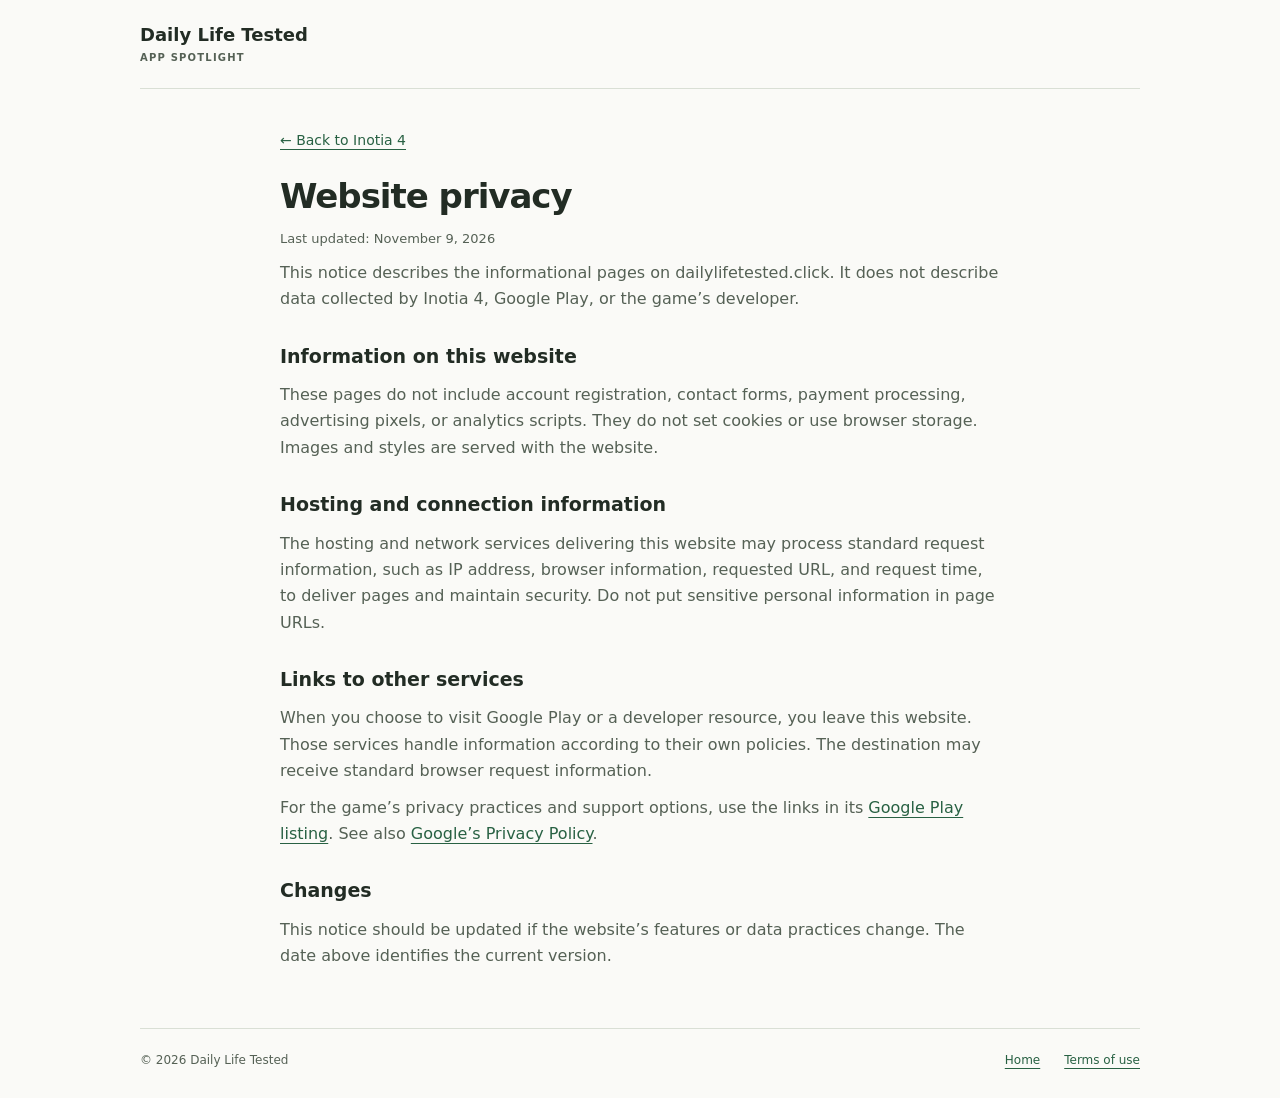
<file: app/privacy.html>
<!doctype html>
<html lang="en"><head><meta charset="utf-8"><meta name="viewport" content="width=device-width, initial-scale=1"><title>Privacy | Daily Life Tested</title><meta name="referrer" content="strict-origin-when-cross-origin"><link rel="stylesheet" href="styles.css"></head>
<body><header class="site-header wrap"><a class="brand" href="index.html">Daily Life Tested<span>APP SPOTLIGHT</span></a></header>
<main class="wrap legal"><a class="back" href="index.html">← Back to Inotia 4</a><h1>Website privacy</h1><p class="date">Last updated: November 9, 2026</p>
<p>This notice describes the informational pages on dailylifetested.click. It does not describe data collected by Inotia 4, Google Play, or the game’s developer.</p>
<h2>Information on this website</h2><p>These pages do not include account registration, contact forms, payment processing, advertising pixels, or analytics scripts. They do not set cookies or use browser storage. Images and styles are served with the website.</p>
<h2>Hosting and connection information</h2><p>The hosting and network services delivering this website may process standard request information, such as IP address, browser information, requested URL, and request time, to deliver pages and maintain security. Do not put sensitive personal information in page URLs.</p>
<h2>Links to other services</h2><p>When you choose to visit Google Play or a developer resource, you leave this website. Those services handle information according to their own policies. The destination may receive standard browser request information.</p>
<p>For the game’s privacy practices and support options, use the links in its <a href="https://play.google.com/store/apps/details?id=com.com2us.inotia4.normal.freefull.google.global.android.common">Google Play listing</a>. See also <a href="https://policies.google.com/privacy">Google’s Privacy Policy</a>.</p>
<h2>Changes</h2><p>This notice should be updated if the website’s features or data practices change. The date above identifies the current version.</p></main>
<footer class="wrap site-footer"><p>© 2026 Daily Life Tested</p><nav aria-label="Site information"><a href="index.html">Home</a><a href="terms.html">Terms of use</a></nav></footer></body></html>
</file>
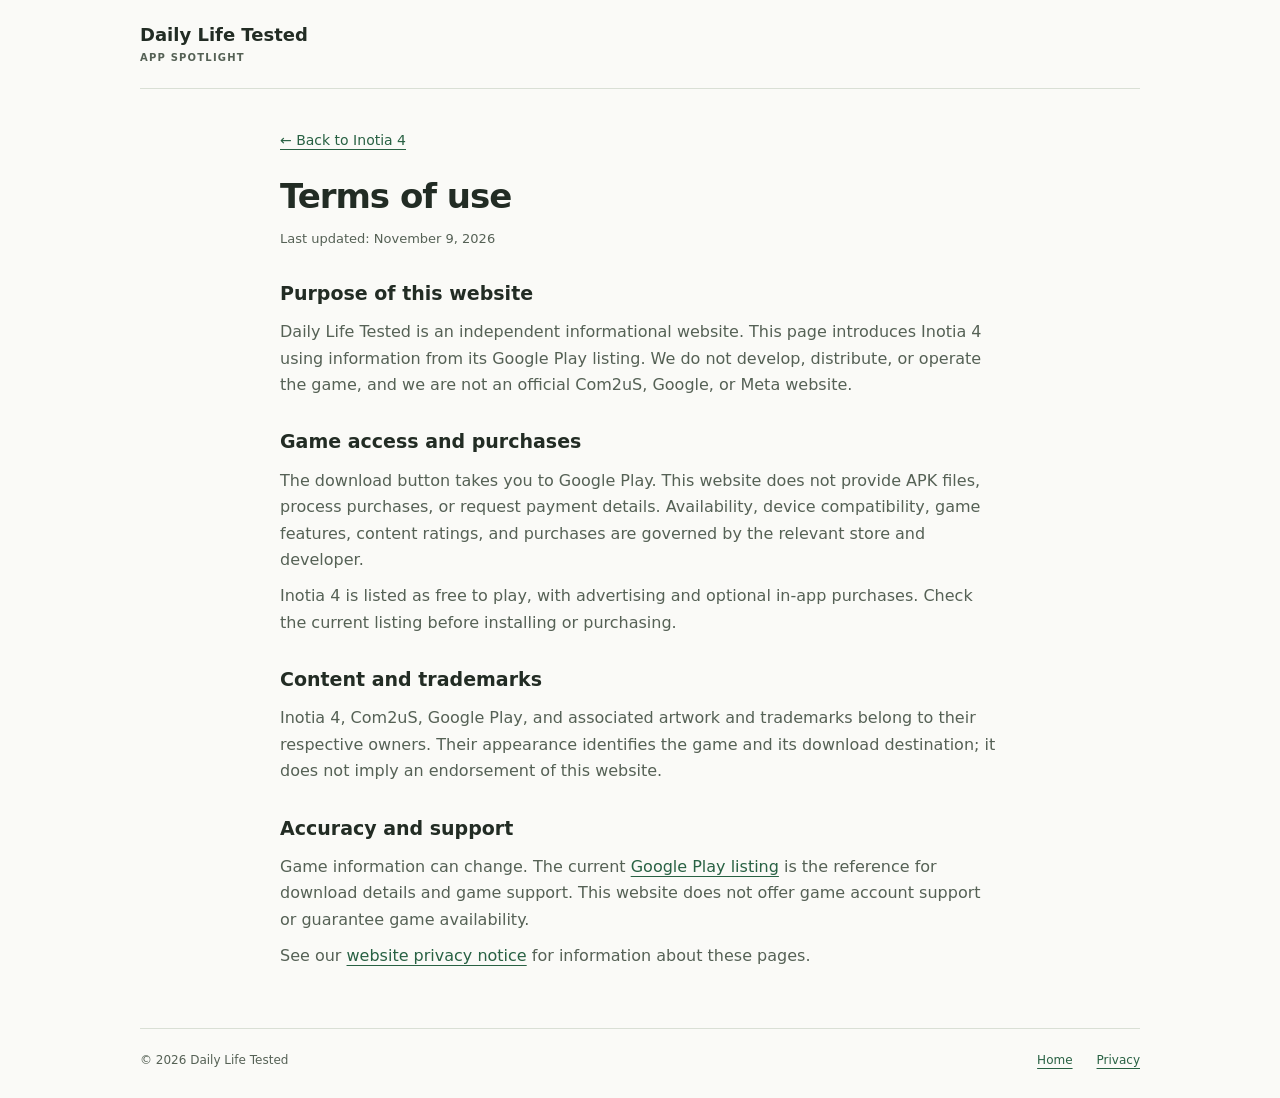
<file: app/terms.html>
<!doctype html>
<html lang="en"><head><meta charset="utf-8"><meta name="viewport" content="width=device-width, initial-scale=1"><title>Terms of use | Daily Life Tested</title><meta name="referrer" content="strict-origin-when-cross-origin"><link rel="stylesheet" href="styles.css"></head>
<body><header class="site-header wrap"><a class="brand" href="index.html">Daily Life Tested<span>APP SPOTLIGHT</span></a></header>
<main class="wrap legal"><a class="back" href="index.html">← Back to Inotia 4</a><h1>Terms of use</h1><p class="date">Last updated: November 9, 2026</p>
<h2>Purpose of this website</h2><p>Daily Life Tested is an independent informational website. This page introduces Inotia 4 using information from its Google Play listing. We do not develop, distribute, or operate the game, and we are not an official Com2uS, Google, or Meta website.</p>
<h2>Game access and purchases</h2><p>The download button takes you to Google Play. This website does not provide APK files, process purchases, or request payment details. Availability, device compatibility, game features, content ratings, and purchases are governed by the relevant store and developer.</p>
<p>Inotia 4 is listed as free to play, with advertising and optional in-app purchases. Check the current listing before installing or purchasing.</p>
<h2>Content and trademarks</h2><p>Inotia 4, Com2uS, Google Play, and associated artwork and trademarks belong to their respective owners. Their appearance identifies the game and its download destination; it does not imply an endorsement of this website.</p>
<h2>Accuracy and support</h2><p>Game information can change. The current <a href="https://play.google.com/store/apps/details?id=com.com2us.inotia4.normal.freefull.google.global.android.common">Google Play listing</a> is the reference for download details and game support. This website does not offer game account support or guarantee game availability.</p>
<p>See our <a href="privacy.html">website privacy notice</a> for information about these pages.</p></main>
<footer class="wrap site-footer"><p>© 2026 Daily Life Tested</p><nav aria-label="Site information"><a href="index.html">Home</a><a href="privacy.html">Privacy</a></nav></footer></body></html>
</file>
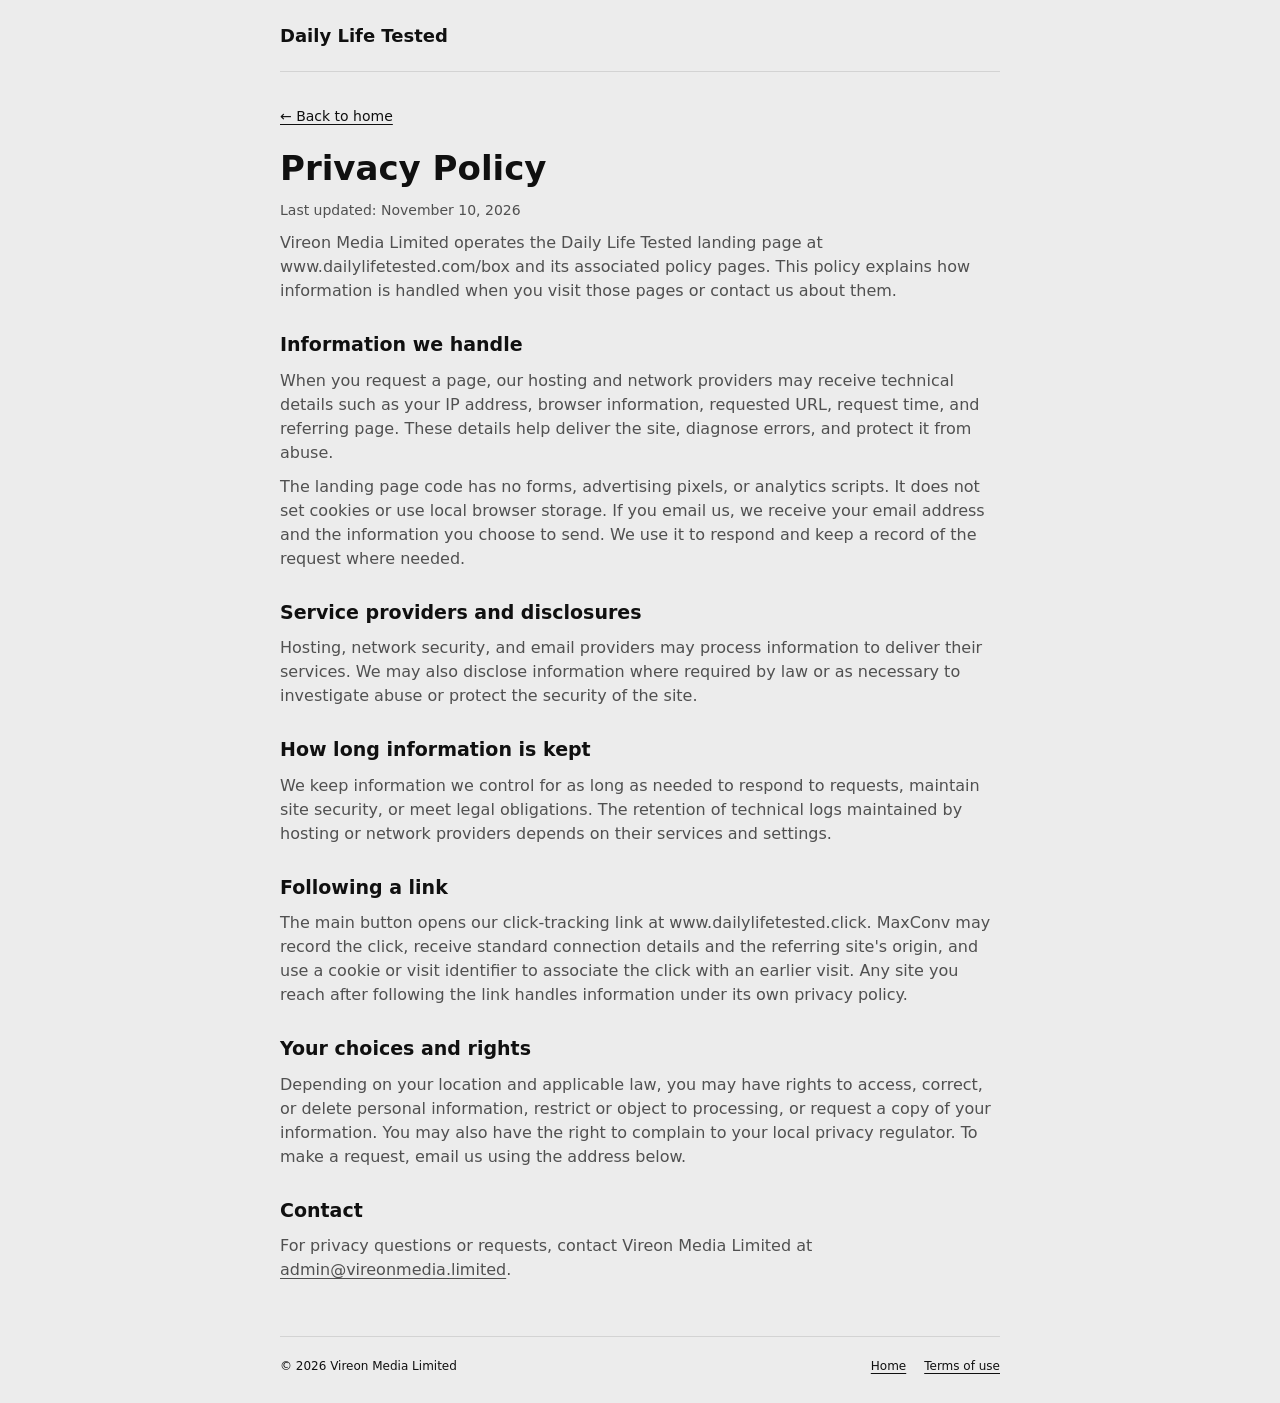
<file: box1/privacy.html>
<!doctype html>
<html lang="en">
<head>
  <meta charset="utf-8">
  <meta name="viewport" content="width=device-width, initial-scale=1">
  <title>Privacy Policy | Daily Life Tested</title>
  <meta name="referrer" content="strict-origin-when-cross-origin">
  <link rel="icon" href="assets/chest.svg" type="image/svg+xml">
  <link rel="stylesheet" href="styles.css">
</head>
<body>
  <header class="site-header wrap"><a class="brand" href="index.html">Daily Life Tested</a></header>
  <main class="wrap legal">
    <a class="back" href="index.html">← Back to home</a>
    <h1>Privacy Policy</h1>
    <p class="date">Last updated: November 10, 2026</p>
    <p>Vireon Media Limited operates the Daily Life Tested landing page at www.dailylifetested.com/box and its associated policy pages. This policy explains how information is handled when you visit those pages or contact us about them.</p>

    <h2>Information we handle</h2>
    <p>When you request a page, our hosting and network providers may receive technical details such as your IP address, browser information, requested URL, request time, and referring page. These details help deliver the site, diagnose errors, and protect it from abuse.</p>
    <p>The landing page code has no forms, advertising pixels, or analytics scripts. It does not set cookies or use local browser storage. If you email us, we receive your email address and the information you choose to send. We use it to respond and keep a record of the request where needed.</p>

    <h2>Service providers and disclosures</h2>
    <p>Hosting, network security, and email providers may process information to deliver their services. We may also disclose information where required by law or as necessary to investigate abuse or protect the security of the site.</p>

    <h2>How long information is kept</h2>
    <p>We keep information we control for as long as needed to respond to requests, maintain site security, or meet legal obligations. The retention of technical logs maintained by hosting or network providers depends on their services and settings.</p>

    <h2>Following a link</h2>
    <p>The main button opens our click-tracking link at www.dailylifetested.click. MaxConv may record the click, receive standard connection details and the referring site's origin, and use a cookie or visit identifier to associate the click with an earlier visit. Any site you reach after following the link handles information under its own privacy policy.</p>

    <h2>Your choices and rights</h2>
    <p>Depending on your location and applicable law, you may have rights to access, correct, or delete personal information, restrict or object to processing, or request a copy of your information. You may also have the right to complain to your local privacy regulator. To make a request, email us using the address below.</p>

    <h2>Contact</h2>
    <p>For privacy questions or requests, contact Vireon Media Limited at <a href="mailto:admin@vireonmedia.limited">admin@vireonmedia.limited</a>.</p>
  </main>
  <footer class="wrap site-footer">
    <p>© 2026 Vireon Media Limited</p>
    <nav aria-label="Site information"><a href="index.html">Home</a><a href="terms.html">Terms of use</a></nav>
  </footer>
</body>
</html>
</file>
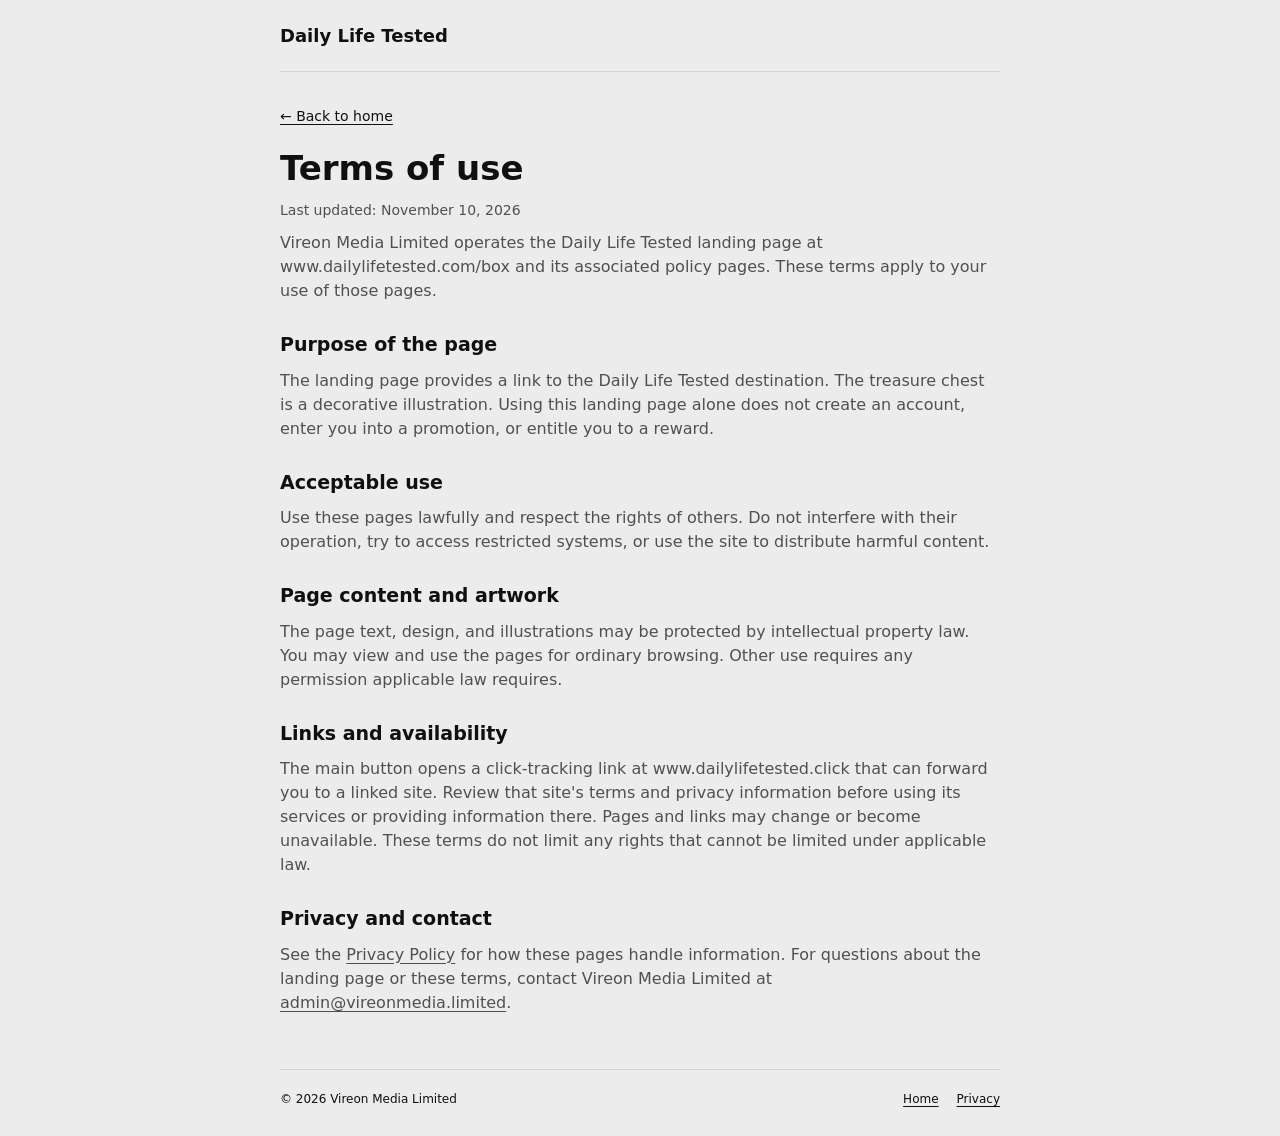
<file: box1/terms.html>
<!doctype html>
<html lang="en">
<head>
  <meta charset="utf-8">
  <meta name="viewport" content="width=device-width, initial-scale=1">
  <title>Terms of use | Daily Life Tested</title>
  <meta name="referrer" content="strict-origin-when-cross-origin">
  <link rel="icon" href="assets/chest.svg" type="image/svg+xml">
  <link rel="stylesheet" href="styles.css">
</head>
<body>
  <header class="site-header wrap"><a class="brand" href="index.html">Daily Life Tested</a></header>
  <main class="wrap legal">
    <a class="back" href="index.html">← Back to home</a>
    <h1>Terms of use</h1>
    <p class="date">Last updated: November 10, 2026</p>
    <p>Vireon Media Limited operates the Daily Life Tested landing page at www.dailylifetested.com/box and its associated policy pages. These terms apply to your use of those pages.</p>

    <h2>Purpose of the page</h2>
    <p>The landing page provides a link to the Daily Life Tested destination. The treasure chest is a decorative illustration. Using this landing page alone does not create an account, enter you into a promotion, or entitle you to a reward.</p>

    <h2>Acceptable use</h2>
    <p>Use these pages lawfully and respect the rights of others. Do not interfere with their operation, try to access restricted systems, or use the site to distribute harmful content.</p>

    <h2>Page content and artwork</h2>
    <p>The page text, design, and illustrations may be protected by intellectual property law. You may view and use the pages for ordinary browsing. Other use requires any permission applicable law requires.</p>

    <h2>Links and availability</h2>
    <p>The main button opens a click-tracking link at www.dailylifetested.click that can forward you to a linked site. Review that site's terms and privacy information before using its services or providing information there. Pages and links may change or become unavailable. These terms do not limit any rights that cannot be limited under applicable law.</p>

    <h2>Privacy and contact</h2>
    <p>See the <a href="privacy.html">Privacy Policy</a> for how these pages handle information. For questions about the landing page or these terms, contact Vireon Media Limited at <a href="mailto:admin@vireonmedia.limited">admin@vireonmedia.limited</a>.</p>
  </main>
  <footer class="wrap site-footer">
    <p>© 2026 Vireon Media Limited</p>
    <nav aria-label="Site information"><a href="index.html">Home</a><a href="privacy.html">Privacy</a></nav>
  </footer>
</body>
</html>
</file>
<file: app/styles.css>
:root{color-scheme:light dark;--bg:#fafaf7;--surface:#f0f2ec;--text:#222c24;--muted:#556155;--line:#d9dfd5;--accent:#286143;--button-text:#fff;--focus:#94631a}
*{box-sizing:border-box}html{scroll-padding-top:24px}body{margin:0;background:var(--bg);color:var(--text);font:16px/1.65 system-ui,-apple-system,BlinkMacSystemFont,"Segoe UI",sans-serif}a{color:var(--accent);text-underline-offset:4px}a:hover{text-decoration-thickness:2px}a:focus-visible{outline:3px solid var(--focus);outline-offset:5px;border-radius:3px}.wrap{width:min(100% - 48px,1000px);margin-inline:auto}.site-header{display:flex;align-items:center;justify-content:space-between;gap:24px;padding-block:24px;border-bottom:1px solid var(--line)}.brand{font-size:18px;font-weight:750;line-height:1.2;color:var(--text);text-decoration:none}.brand span{display:block;margin-top:6px;font-size:10px;letter-spacing:.12em;font-weight:600;color:var(--muted)}.about-link{font-size:14px}.hero{display:grid;grid-template-columns:1fr 1fr;align-items:center;gap:44px;padding-block:46px 34px}.game-identity{display:flex;align-items:center;gap:16px}.game-identity img{border-radius:16px;object-fit:cover}.game-identity h1{font-size:29px;line-height:1.2;letter-spacing:-.03em;margin:0}.game-identity p{margin:4px 0 0;color:var(--muted);font-size:14px}.intro h2{font-size:clamp(28px,3.3vw,38px);line-height:1.15;letter-spacing:-.035em;margin:25px 0 16px}.hero-description{color:var(--muted);max-width:40ch;margin:0 0 24px}.button{display:inline-flex;align-items:center;justify-content:center;gap:24px;min-height:50px;padding:12px 22px;border-radius:7px;background:var(--accent);color:var(--button-text);font-weight:650;text-decoration:none;box-shadow:0 2px 3px #00000008}.button:hover{filter:brightness(.9);text-decoration:none}.button:active{transform:translateY(1px)}.pricing{font-size:12px;line-height:1.6;color:var(--muted);margin:12px 0 0}.game-image{margin:0}.game-image img{display:block;width:100%;height:auto;border-radius:10px;border:1px solid var(--line);background:var(--surface)}figcaption{font-size:11px;color:var(--muted);margin-top:9px}.facts{display:flex;gap:64px;padding:20px 26px;background:var(--surface);margin:0;border-radius:8px}.facts dt{font-size:12px;color:var(--muted)}.facts dd{font-size:15px;font-weight:650;margin:2px 0 0}.gameplay{padding:32px 0}.gameplay h2,.about h2{font-size:20px;line-height:1.3;margin:0 0 16px;letter-spacing:-.015em}.gameplay ul{margin:0;padding-left:20px;color:var(--muted)}.gameplay li{padding-left:4px;margin:10px 0}.gameplay strong{color:var(--text);font-weight:650}.about{border-top:1px solid var(--line);padding:28px 0}.about p{font-size:13px;color:var(--muted);max-width:91ch;margin:10px 0}.site-footer{border-top:1px solid var(--line);padding-block:22px 28px;display:flex;align-items:center;justify-content:space-between;gap:20px;font-size:12px;color:var(--muted)}.site-footer p{margin:0}.site-footer nav{display:flex;gap:24px}.skip{position:absolute;top:8px;left:8px;transform:translateY(-160%);padding:8px;background:var(--bg);z-index:1}.skip:focus{transform:none}.legal{max-width:720px;padding-block:38px 48px}.legal h1{font-size:34px;letter-spacing:-.03em;line-height:1.2;margin:0 0 12px}.legal h2{font-size:19px;margin:28px 0 8px}.legal p{margin:10px 0;color:var(--muted)}.legal .date{font-size:13px}.back{display:inline-block;margin-bottom:24px;font-size:14px}.legal ul{color:var(--muted);padding-left:22px}
@media(max-width:700px){.wrap{width:calc(100% - 36px)}.site-header{padding-block:20px;gap:16px}.brand{font-size:16px}.about-link{font-size:12px}.hero{grid-template-columns:1fr;gap:28px;padding-block:28px}.intro h2{font-size:32px;margin-top:21px}.game-identity img{width:66px;height:66px}.game-identity h1{font-size:27px}.hero-description{max-width:42ch}.game-image{max-width:526px}.facts{justify-content:space-between;gap:14px;padding:17px 18px}.facts dd{font-size:14px}.gameplay{padding-block:26px}.site-footer{flex-wrap:wrap;gap:14px}.legal{padding-top:28px}.legal h1{font-size:30px}}
@media(prefers-color-scheme:dark){:root{--bg:#171d19;--surface:#232d26;--text:#f0f3ec;--muted:#b6c2b8;--line:#39473c;--accent:#abd5b8;--button-text:#122c1b;--focus:#e6bd79}.button:hover{filter:brightness(1.08)}}
@media(prefers-reduced-motion:reduce){*,*::before,*::after{scroll-behavior:auto!important;transition:none!important;animation:none!important}.button:active{transform:none}}
</file>
<file: box1/styles.css>
:root {
  color-scheme: light;
  --bg: #ececec;
  --text: #101010;
  --muted: #505050;
  --line: #d3d3d3;
  --badge: #f2df96;
  --yellow: #ffd400;
  --ink: #171200;
  --focus: #735000;
}

* { box-sizing: border-box; }

body {
  margin: 0;
  background: var(--bg);
  color: var(--text);
  font: 16px/1.5 system-ui, -apple-system, BlinkMacSystemFont, "Segoe UI", sans-serif;
}

a {
  color: inherit;
  text-underline-offset: 3px;
}

a:focus-visible {
  outline: 3px solid var(--focus);
  outline-offset: 5px;
}

.landing {
  display: flex;
  flex-direction: column;
  align-items: center;
  min-height: 100svh;
  padding: clamp(28px, 4.4vh, 42px) 20px 20px;
  text-align: center;
}

.landing-main { width: min(100%, 440px); }

.eyebrow {
  display: inline-flex;
  align-items: center;
  gap: 8px;
  min-height: 38px;
  margin: 0;
  padding: 6px 18px;
  border-radius: 999px;
  background: var(--badge);
  color: var(--ink);
  font-size: 14px;
  font-weight: 750;
}

.eyebrow span { color: #755200; }

.landing h1 {
  margin: clamp(22px, 3.4vh, 32px) 0 0;
  font-size: clamp(38px, 8.6vw, 57px);
  font-weight: 850;
  letter-spacing: -.065em;
  line-height: 1.02;
}

.tagline {
  margin: 17px 0 0;
  font-size: clamp(17px, 4vw, 21px);
}

.treasure {
  display: block;
  width: min(100%, 294px);
  height: auto;
  margin: 21px auto 25px;
}

.primary {
  display: flex;
  align-items: center;
  justify-content: center;
  width: min(100%, 386px);
  margin-inline: auto;
  min-height: clamp(60px, 9.7vh, 76px);
  padding: 12px 20px;
  border-radius: 999px;
  background: var(--yellow);
  color: var(--ink);
  box-shadow: 0 9px 23px #0002;
  cursor: pointer;
  font-size: clamp(16px, 4.5vw, 21px);
  font-weight: 850;
  line-height: 1.2;
  text-decoration: none;
  text-transform: uppercase;
}

.primary:hover { background: #ffdf39; }
.primary:active { transform: translateY(2px); }

.landing-footer {
  margin-top: auto;
  padding-top: 34px;
  color: var(--muted);
  font-size: 12px;
}

.landing-footer p { margin: 0 0 4px; }
.landing-footer nav { display: flex; justify-content: center; gap: 16px; }
.landing-footer a { display: inline-flex; align-items: center; min-height: 32px; }

.wrap { width: min(100% - 36px, 720px); margin-inline: auto; }
.site-header { padding-block: 22px; border-bottom: 1px solid var(--line); }
.brand { font-size: 18px; font-weight: 750; text-decoration: none; }
.legal { padding-block: 32px 44px; }
.legal h1 { margin: 0 0 12px; font-size: 34px; line-height: 1.15; }
.legal h2 { margin: 27px 0 8px; font-size: 19px; }
.legal p { margin: 10px 0; color: var(--muted); }
.legal .date, .back { font-size: 14px; }
.back { display: inline-block; margin-bottom: 22px; }
.site-footer { display: flex; flex-wrap: wrap; justify-content: space-between; gap: 14px; padding-block: 20px 28px; border-top: 1px solid var(--line); font-size: 12px; }
.site-footer p { margin: 0; }
.site-footer nav { display: flex; gap: 18px; }

@media (prefers-reduced-motion: no-preference) {
  .treasure { animation: hover-chest 2.2s ease-in-out 2; }
  .primary { transition: background-color .18s ease, transform .18s ease; }
}

@keyframes hover-chest {
  0%, 100% { transform: translateY(0); }
  50% { transform: translateY(-8px); }
}

@media (prefers-color-scheme: dark) {
  :root {
    color-scheme: dark;
    --bg: #201e1b;
    --text: #f8f3e9;
    --muted: #ccc2b3;
    --line: #554d42;
    --focus: #ffdd65;
  }
}
</file>
